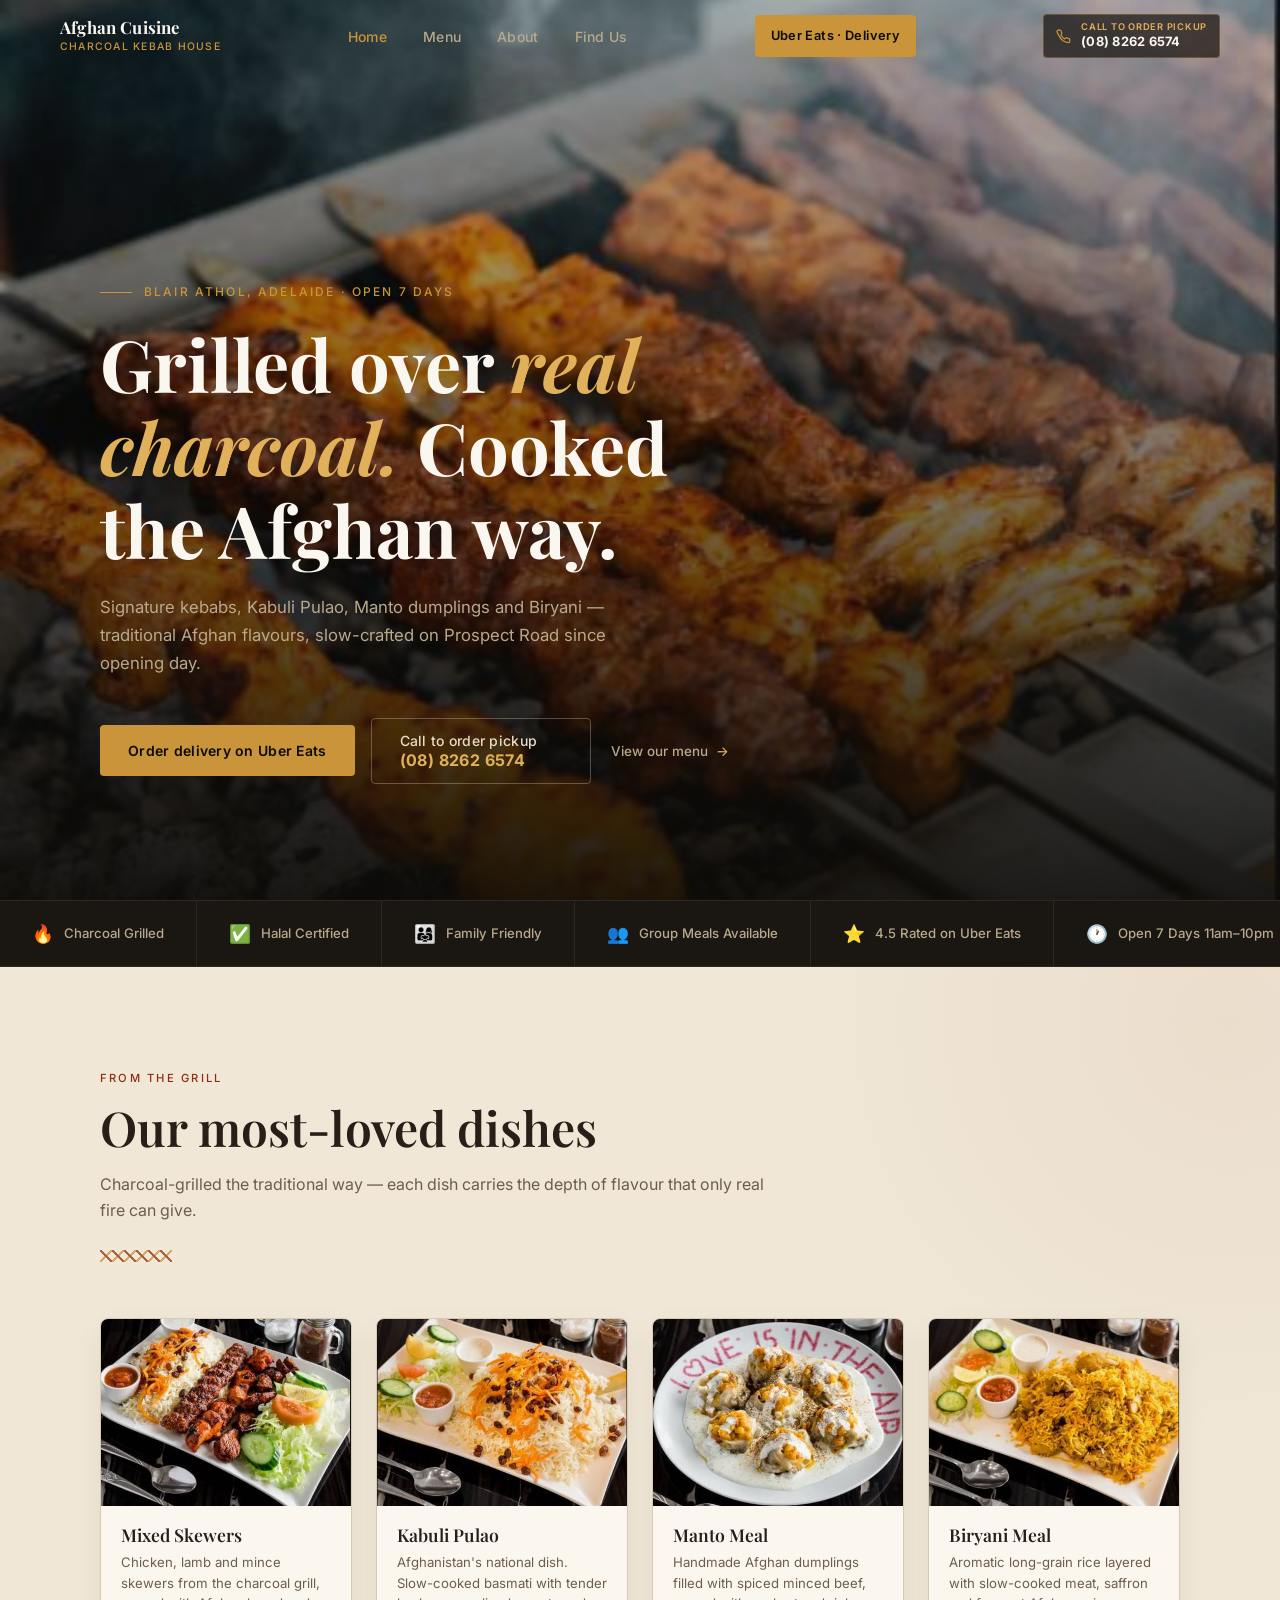
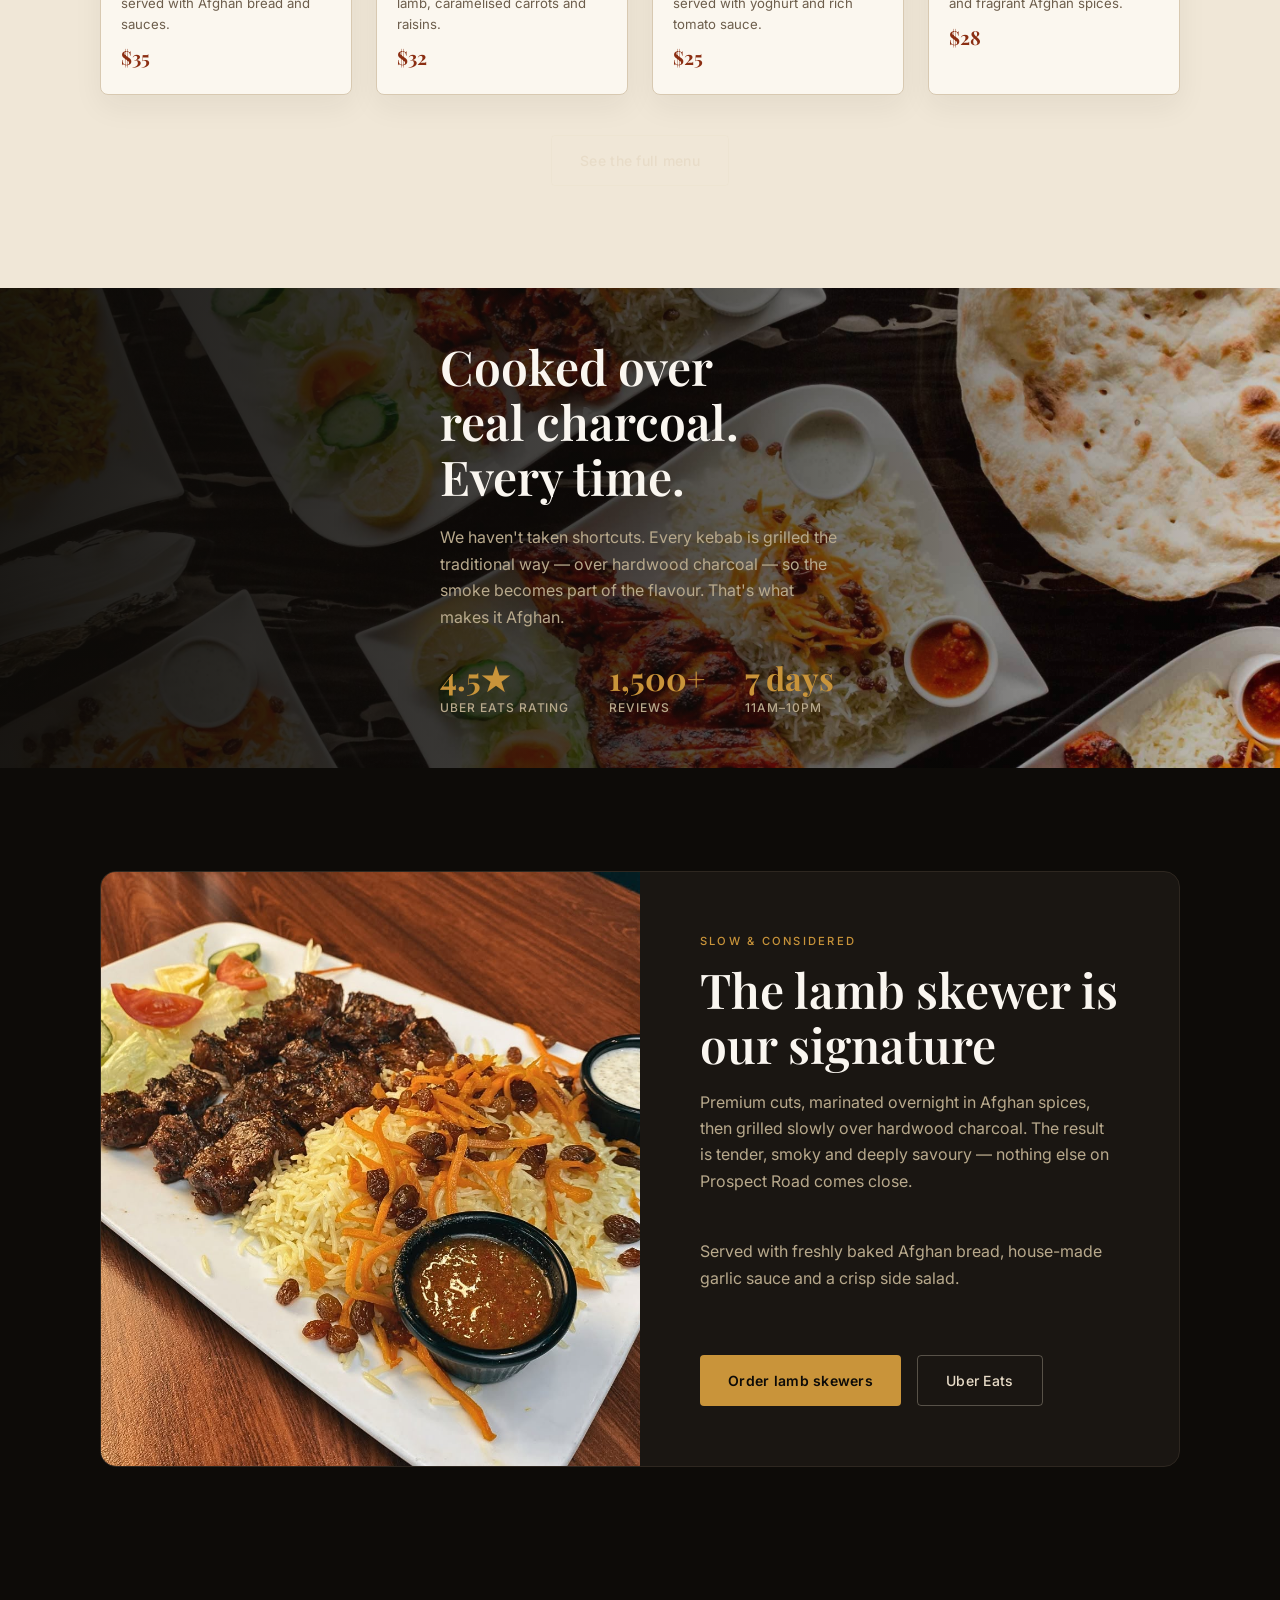
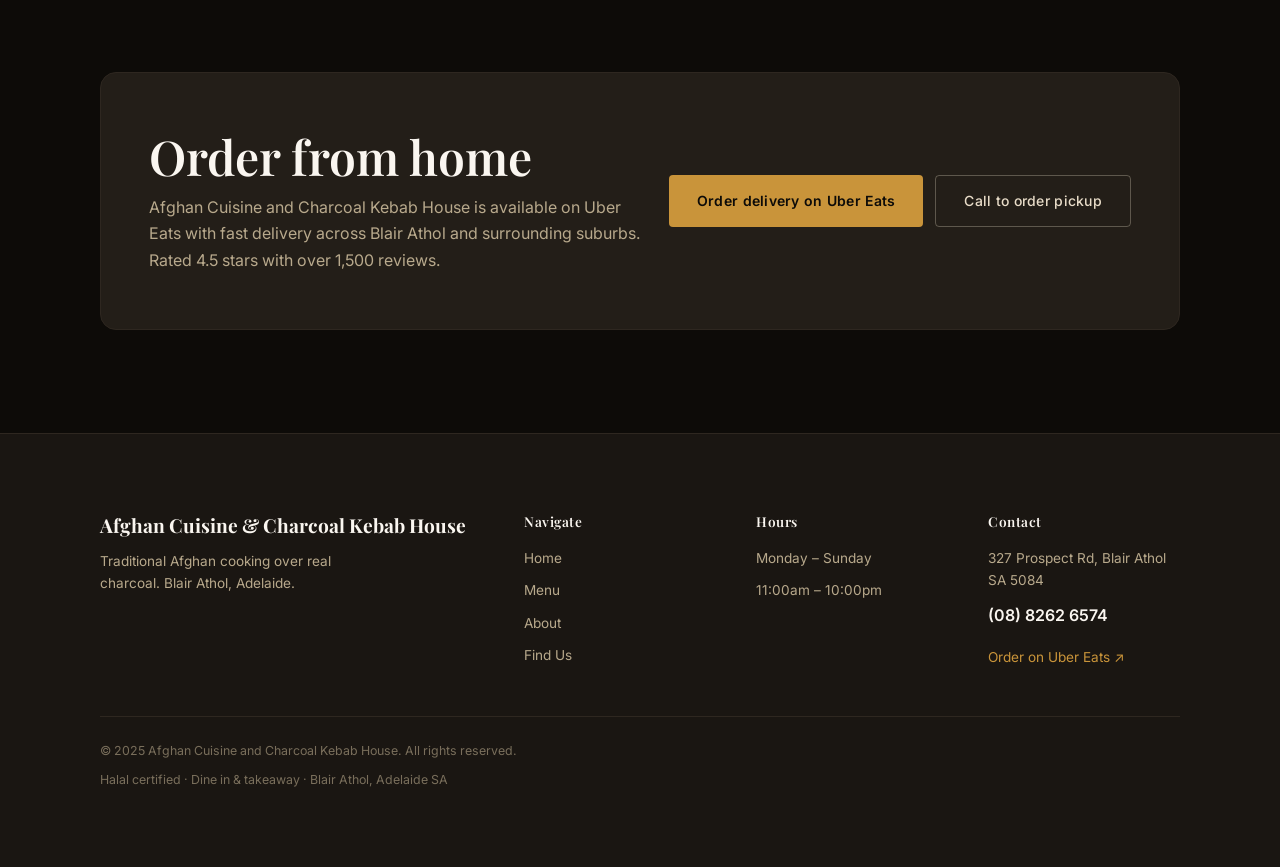
<file: index.html>
<!DOCTYPE html>
<html lang="en">
<head>
  <meta charset="UTF-8">
  <meta name="viewport" content="width=device-width, initial-scale=1, viewport-fit=cover">
  <title>Afghan Cuisine & Charcoal Kebab House | Blair Athol, Adelaide SA</title>
  <meta name="description" content="Authentic Afghan charcoal-grilled kebabs, Kabuli Pulao, Manto dumplings and Biryani in Blair Athol, Adelaide. Dine in, takeaway and Uber Eats. Open 7 days, 11am–10pm.">
  <link rel="canonical" href="https://afghan-cuisine-charcoal-kebab-house-prospect-rd.pages.dev/">

  <!-- Open Graph -->
  <meta property="og:type" content="website">
  <meta property="og:site_name" content="Afghan Cuisine &amp; Charcoal Kebab House">
  <meta property="og:url" content="https://afghan-cuisine-charcoal-kebab-house-prospect-rd.pages.dev/">
  <meta property="og:title" content="Afghan Cuisine & Charcoal Kebab House | Blair Athol, Adelaide">
  <meta property="og:description" content="Authentic charcoal-grilled Afghan kebabs, Kabuli Pulao, Manto dumplings and Biryani. Rated 4.5★ on Uber Eats. Open 7 days.">
  <meta property="og:image" content="https://afghan-cuisine-charcoal-kebab-house-prospect-rd.pages.dev/assets/images/hero1.jpeg">

  <!-- WebSite structured data -->
  <script type="application/ld+json">
  {
    "@context": "https://schema.org",
    "@type": "WebSite",
    "name": "Afghan Cuisine & Charcoal Kebab House",
    "url": "https://afghan-cuisine-charcoal-kebab-house-prospect-rd.pages.dev/"
  }
  </script>

  <!-- JSON-LD Structured Data -->
  <script type="application/ld+json">
  {
    "@context": "https://schema.org",
    "@type": "Restaurant",
    "@id": "https://afghan-cuisine-charcoal-kebab-house-prospect-rd.pages.dev/#restaurant",
    "name": "Afghan Cuisine and Charcoal Kebab House",
    "address": {
      "@type": "PostalAddress",
      "streetAddress": "327 Prospect Rd",
      "addressLocality": "Blair Athol",
      "addressRegion": "SA",
      "postalCode": "5084",
      "addressCountry": "AU"
    },
    "geo": {
      "@type": "GeoCoordinates",
      "latitude": -34.8656431,
      "longitude": 138.5927746
    },
    "telephone": "+61882626574",
    "url": "https://afghan-cuisine-charcoal-kebab-house-prospect-rd.pages.dev/",
    "servesCuisine": "Afghan",
    "priceRange": "$$",
    "openingHoursSpecification": [
      {
        "@type": "OpeningHoursSpecification",
        "dayOfWeek": ["Monday","Tuesday","Wednesday","Thursday","Friday","Saturday","Sunday"],
        "opens": "11:00",
        "closes": "22:00"
      }
    ],
    "menu": "https://afghan-cuisine-charcoal-kebab-house-prospect-rd.pages.dev/menu.html",
    "hasMenu": "https://afghan-cuisine-charcoal-kebab-house-prospect-rd.pages.dev/menu.html",
    "sameAs": ["https://www.ubereats.com/au/store/afghan-cuisine-and-charcoal-kebab-house/RWX0s6DjTACkVv3nphXjUA"]
  }
  </script>

  <!-- Google tag (gtag.js) -->
  <script async src="https://www.googletagmanager.com/gtag/js?id=G-53LRJNML03"></script>
  <script>
    window.dataLayer = window.dataLayer || [];
    function gtag(){dataLayer.push(arguments);}
    gtag('js', new Date());
    gtag('config', 'G-53LRJNML03');
  </script>
  <link rel="stylesheet" href="assets/css/style.css">
  <link rel="icon" href="data:image/svg+xml,<svg xmlns='http://www.w3.org/2000/svg' viewBox='0 0 100 100'><text y='.9em' font-size='90'>🔥</text></svg>">
</head>
<body>

  <!-- Navigation -->
  <nav class="nav" role="navigation" aria-label="Main navigation">
    <a href="index.html" class="nav-logo" aria-label="Afghan Cuisine and Charcoal Kebab House — home">
      <span class="nav-logo-name">Afghan Cuisine</span>
      <span class="nav-logo-tag">Charcoal Kebab House</span>
    </a>
    <ul class="nav-links">
      <li><a href="index.html">Home</a></li>
      <li><a href="menu.html">Menu</a></li>
      <li><a href="about.html">About</a></li>
      <li><a href="contact.html">Find Us</a></li>
    </ul>
    <a href="https://www.ubereats.com/au/store/afghan-cuisine-and-charcoal-kebab-house/RWX0s6DjTACkVv3nphXjUA"
       target="_blank" rel="noopener noreferrer"
       class="nav-order-btn">Uber Eats · Delivery</a>
    <a href="tel:+61882626574" class="nav-phone" aria-label="Call to order pickup, (08) 8262 6574">
      <svg width="15" height="15" viewBox="0 0 24 24" fill="none" stroke="currentColor" stroke-width="2" stroke-linecap="round" stroke-linejoin="round"><path d="M22 16.92v3a2 2 0 0 1-2.18 2 19.79 19.79 0 0 1-8.63-3.07A19.5 19.5 0 0 1 4.69 10.5 19.79 19.79 0 0 1 1.58 4a2 2 0 0 1 1.82-2.18h3a2 2 0 0 1 2 1.72 12.84 12.84 0 0 0 .7 2.81 2 2 0 0 1-.45 2.11L7.91 9.91a16 16 0 0 0 6 6l1.27-1.27a2 2 0 0 1 2.11-.45 12.84 12.84 0 0 0 2.81.7A2 2 0 0 1 22 16.92z"/></svg>
      <span class="nav-phone-copy">
        <span class="nav-phone-label">Call to order pickup</span>
        <span class="nav-phone-number">(08) 8262 6574</span>
      </span>
    </a>
    <button class="nav-hamburger" aria-label="Open menu" aria-expanded="false">
      <span></span><span></span><span></span>
    </button>
  </nav>

  <!-- Mobile Menu -->
  <div class="nav-mobile" role="dialog" aria-label="Mobile navigation">
    <a href="index.html">Home</a>
    <a href="menu.html">Menu</a>
    <a href="about.html">About</a>
    <a href="contact.html">Find Us</a>
    <a href="https://www.ubereats.com/au/store/afghan-cuisine-and-charcoal-kebab-house/RWX0s6DjTACkVv3nphXjUA"
       target="_blank" rel="noopener noreferrer"
       class="mobile-order-btn">Order on Uber Eats</a>
  </div>

  <main>

  <!-- Hero -->
    <section class="hero" aria-label="Welcome to Afghan Cuisine and Charcoal Kebab House">
      <div class="hero-bg" role="img" aria-label="Overhead spread of Afghan dishes including kebabs, Kabuli Pulao and bread"></div>
      <div class="hero-overlay"></div>
      <div class="hero-content container">
        <p class="hero-eyebrow">Blair Athol, Adelaide · Open 7 Days</p>
        <h1>Grilled over <em>real charcoal.</em> Cooked the Afghan way.</h1>
        <p class="hero-sub">Signature kebabs, Kabuli Pulao, Manto dumplings and Biryani — traditional Afghan flavours, slow-crafted on Prospect Road since opening day.</p>
        <div class="hero-actions">
          <a href="https://www.ubereats.com/au/store/afghan-cuisine-and-charcoal-kebab-house/RWX0s6DjTACkVv3nphXjUA"
             target="_blank" rel="noopener noreferrer"
             class="btn-primary">Order delivery on Uber Eats</a>
          <a href="tel:+61882626574" class="btn-ghost btn-pickup" aria-label="Call to order pickup, (08) 8262 6574">
            <span>Call to order pickup</span>
            <strong>(08) 8262 6574</strong>
          </a>
          <a href="menu.html" class="hero-menu-link">View our menu <span aria-hidden="true">→</span></a>
        </div>
      </div>
    </section>

    <!-- Highlights Strip -->
    <div class="highlights" aria-label="Restaurant highlights">
      <div class="highlights-inner">
        <div class="highlight-item"><span class="emoji">🔥</span> Charcoal Grilled</div>
        <div class="highlight-item"><span class="emoji">✅</span> Halal Certified</div>
        <div class="highlight-item"><span class="emoji">👨‍👩‍👧</span> Family Friendly</div>
        <div class="highlight-item"><span class="emoji">👥</span> Group Meals Available</div>
        <div class="highlight-item"><span class="emoji">⭐</span> 4.5 Rated on Uber Eats</div>
        <div class="highlight-item"><span class="emoji">🕐</span> Open 7 Days 11am–10pm</div>
      </div>
    </div>

    <!-- Featured Dishes -->
    <section class="section section-warm" aria-labelledby="featured-heading">
      <div class="container">
        <div class="section-header">
          <span class="eyebrow">From the grill</span>
          <h2 id="featured-heading">Our most-loved dishes</h2>
          <p>Charcoal-grilled the traditional way — each dish carries the depth of flavour that only real fire can give.</p>
          <span class="heritage-motif" aria-hidden="true"></span>
        </div>
        <div class="featured-grid">

          <article class="dish-card">
            <div class="dish-card-img">
              <img src="assets/images/menu/mixed-skewers.jpg"
                   alt="Mixed skewers of chicken, lamb and mince charcoal-grilled at Afghan Cuisine"
                   loading="lazy"
                   onerror="handleImgError(this)">
            </div>
            <div class="dish-card-body">
              <p class="dish-card-name">Mixed Skewers</p>
              <p class="dish-card-desc">Chicken, lamb and mince skewers from the charcoal grill, served with Afghan bread and sauces.</p>
              <p class="dish-card-price">$35</p>
            </div>
          </article>

          <article class="dish-card">
            <div class="dish-card-img">
              <img src="assets/images/menu/kabuli-pulao.jpg"
                   alt="Kabuli Pulao — Afghanistan's national dish with slow-cooked lamb and basmati rice"
                   loading="lazy"
                   onerror="handleImgError(this)">
            </div>
            <div class="dish-card-body">
              <p class="dish-card-name">Kabuli Pulao</p>
              <p class="dish-card-desc">Afghanistan's national dish. Slow-cooked basmati with tender lamb, caramelised carrots and raisins.</p>
              <p class="dish-card-price">$32</p>
            </div>
          </article>

          <article class="dish-card">
            <div class="dish-card-img">
              <img src="assets/images/menu/manto.jpg"
                   alt="Manto dumplings served with yoghurt and tomato sauce"
                   loading="lazy"
                   onerror="handleImgError(this)">
            </div>
            <div class="dish-card-body">
              <p class="dish-card-name">Manto Meal</p>
              <p class="dish-card-desc">Handmade Afghan dumplings filled with spiced minced beef, served with yoghurt and rich tomato sauce.</p>
              <p class="dish-card-price">$25</p>
            </div>
          </article>

          <article class="dish-card">
            <div class="dish-card-img">
              <img src="assets/images/menu/biryani.jpg"
                   alt="Afghan Biryani with saffron rice and slow-cooked meat"
                   loading="lazy"
                   onerror="handleImgError(this)">
            </div>
            <div class="dish-card-body">
              <p class="dish-card-name">Biryani Meal</p>
              <p class="dish-card-desc">Aromatic long-grain rice layered with slow-cooked meat, saffron and fragrant Afghan spices.</p>
              <p class="dish-card-price">$28</p>
            </div>
          </article>

        </div>

        <div style="margin-top: 40px; display: flex; justify-content: center;">
          <a href="menu.html" class="btn-ghost">See the full menu</a>
        </div>
      </div>
    </section>

    <!-- How We Cook — Charcoal Section -->
    <section class="charcoal-section" aria-labelledby="charcoal-heading">
      <div class="charcoal-bg" role="img" aria-label="Lamb and chicken skewers cooking over a glowing charcoal grill"></div>
      <div class="charcoal-overlay"></div>
      <div class="charcoal-content container">
        <h2 id="charcoal-heading">Cooked over<br>real charcoal.<br>Every time.</h2>
        <p>We haven't taken shortcuts. Every kebab is grilled the traditional way — over hardwood charcoal — so the smoke becomes part of the flavour. That's what makes it Afghan.</p>
        <div class="charcoal-stats">
          <div class="stat">
            <span class="stat-number">4.5★</span>
            <span class="stat-label">Uber Eats rating</span>
          </div>
          <div class="stat">
            <span class="stat-number">1,500+</span>
            <span class="stat-label">reviews</span>
          </div>
          <div class="stat">
            <span class="stat-number">7 days</span>
            <span class="stat-label">11am–10pm</span>
          </div>
        </div>
      </div>
    </section>

    <!-- Lamb Feature -->
    <section class="section" aria-labelledby="lamb-heading">
      <div class="container">
        <div class="lamb-split">
          <div class="lamb-split-img">
            <img src="assets/images/lamb-plate.jpg"
                 alt="Charcoal-grilled lamb served with fragrant rice and fresh salad at Afghan Cuisine Blair Athol"
                 loading="lazy"
                 onerror="handleImgError(this)">
          </div>
          <div class="lamb-split-text">
            <span class="eyebrow" style="font-size:0.7rem; letter-spacing:0.2em; color:var(--gold); text-transform:uppercase; font-weight:500; margin-bottom:12px; display:block;">Slow &amp; considered</span>
            <h2 id="lamb-heading">The lamb skewer is our signature</h2>
            <p>Premium cuts, marinated overnight in Afghan spices, then grilled slowly over hardwood charcoal. The result is tender, smoky and deeply savoury — nothing else on Prospect Road comes close.</p>
            <p style="margin-top: 12px;">Served with freshly baked Afghan bread, house-made garlic sauce and a crisp side salad.</p>
            <div style="margin-top: 32px; display: flex; gap: 16px; flex-wrap: wrap;">
              <a href="menu.html" class="btn-primary">Order lamb skewers</a>
              <a href="https://www.ubereats.com/au/store/afghan-cuisine-and-charcoal-kebab-house/RWX0s6DjTACkVv3nphXjUA"
                 target="_blank" rel="noopener noreferrer"
                 class="btn-ghost">Uber Eats</a>
            </div>
          </div>
        </div>
      </div>
    </section>

    <!-- Uber Eats CTA -->
    <section class="section" aria-label="Order online">
      <div class="container">
        <div class="uber-banner">
          <div class="uber-banner-text">
            <h2>Order from home</h2>
            <p>Afghan Cuisine and Charcoal Kebab House is available on Uber Eats with fast delivery across Blair Athol and surrounding suburbs. Rated 4.5 stars with over 1,500 reviews.</p>
          </div>
          <div class="order-choice-group">
            <a href="https://www.ubereats.com/au/store/afghan-cuisine-and-charcoal-kebab-house/RWX0s6DjTACkVv3nphXjUA"
               target="_blank" rel="noopener noreferrer"
               class="btn-primary">Order delivery on Uber Eats</a>
            <a href="tel:+61882626574" class="btn-ghost btn-pickup" aria-label="Call to order pickup, (08) 8262 6574">
              Call to order pickup
            </a>
          </div>
        </div>
      </div>
    </section>

  </main>

  <!-- Footer -->
  <footer class="footer">
    <div class="container">
      <div class="footer-grid">
        <div>
          <p class="footer-brand-name">Afghan Cuisine &amp; Charcoal Kebab House</p>
          <p class="footer-brand-desc">Traditional Afghan cooking over real charcoal. Blair Athol, Adelaide.</p>
        </div>
        <div>
          <p class="footer-heading">Navigate</p>
          <ul class="footer-list">
            <li><a href="index.html">Home</a></li>
            <li><a href="menu.html">Menu</a></li>
            <li><a href="about.html">About</a></li>
            <li><a href="contact.html">Find Us</a></li>
          </ul>
        </div>
        <div>
          <p class="footer-heading">Hours</p>
          <ul class="footer-list">
            <li>Monday – Sunday</li>
            <li>11:00am – 10:00pm</li>
          </ul>
        </div>
        <div>
          <p class="footer-heading">Contact</p>
          <ul class="footer-list">
            <li>327 Prospect Rd, Blair Athol SA 5084</li>
            <li><a href="tel:+61882626574">(08) 8262 6574</a></li>
            <li style="margin-top: 8px;"><a href="https://www.ubereats.com/au/store/afghan-cuisine-and-charcoal-kebab-house/RWX0s6DjTACkVv3nphXjUA" target="_blank" rel="noopener noreferrer" style="color: var(--gold);">Order on Uber Eats ↗</a></li>
          </ul>
        </div>
      </div>
      <div class="footer-bottom">
        <p>© 2025 Afghan Cuisine and Charcoal Kebab House. All rights reserved.</p>
        <p>Halal certified · Dine in &amp; takeaway · Blair Athol, Adelaide SA</p>
      </div>
    </div>
  </footer>

  <script src="assets/js/main.js"></script>
</body>
</html>
</file>
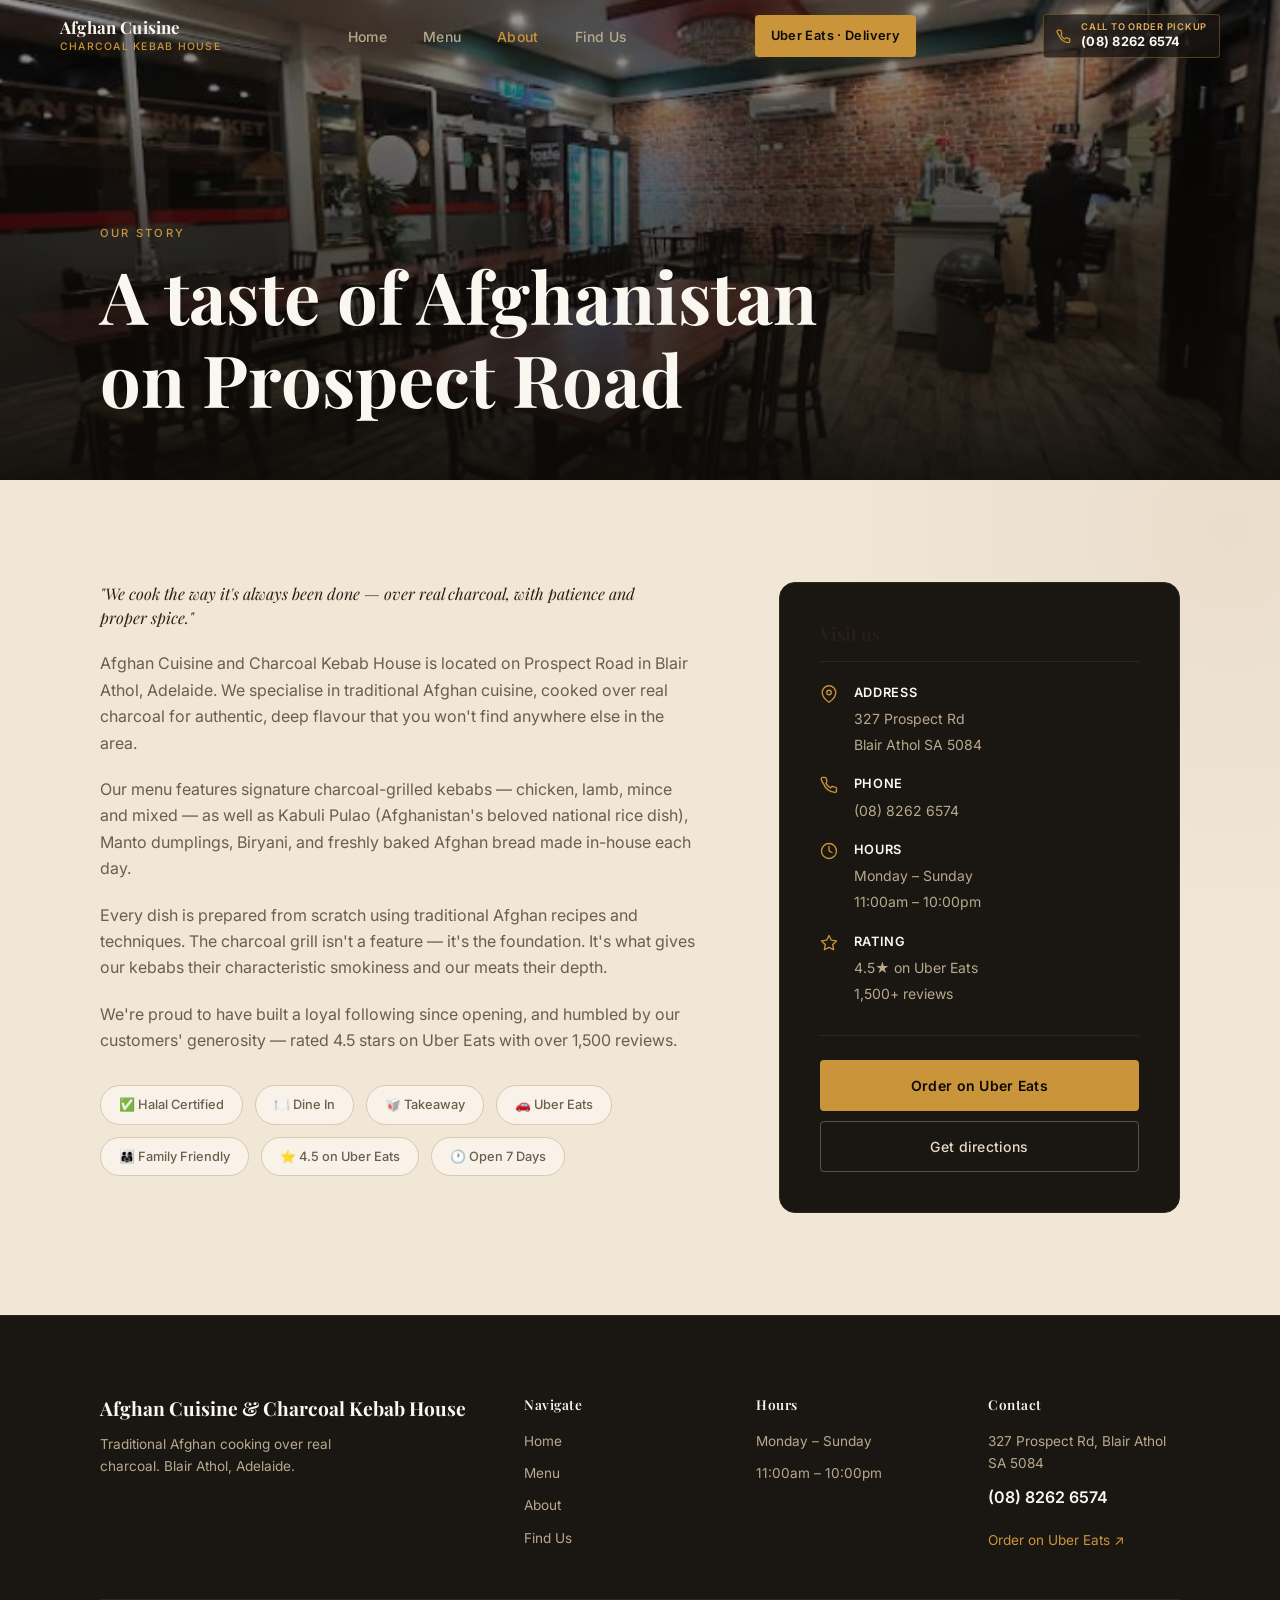
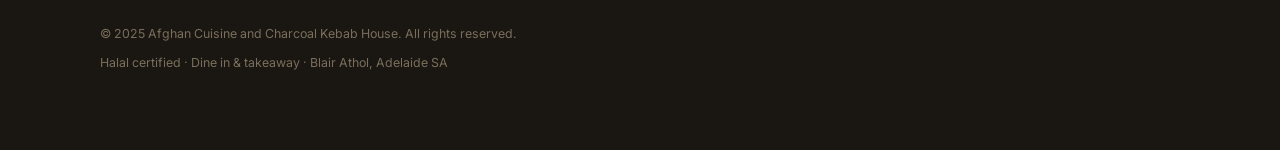
<file: about.html>
<!DOCTYPE html>
<html lang="en">
<head>
  <meta charset="UTF-8">
  <meta name="viewport" content="width=device-width, initial-scale=1, viewport-fit=cover">
  <title>About Us | Afghan Cuisine & Charcoal Kebab House — Blair Athol, Adelaide</title>
  <meta name="description" content="Learn about Afghan Cuisine and Charcoal Kebab House in Blair Athol, Adelaide. Traditional Afghan food cooked over real charcoal. Halal, dine in and takeaway. 4.5★ on Uber Eats.">
  <link rel="canonical" href="https://afghan-cuisine-charcoal-kebab-house-prospect-rd.pages.dev/about.html">

  <!-- Open Graph -->
  <meta property="og:type" content="website">
  <meta property="og:site_name" content="Afghan Cuisine &amp; Charcoal Kebab House">
  <meta property="og:url" content="https://afghan-cuisine-charcoal-kebab-house-prospect-rd.pages.dev/about.html">
  <meta property="og:title" content="About — Afghan Cuisine & Charcoal Kebab House">
  <meta property="og:description" content="Traditional Afghan cuisine cooked over real charcoal in Blair Athol, Adelaide. Halal certified, dine in and takeaway. Rated 4.5★ on Uber Eats.">
  <meta property="og:image" content="https://afghan-cuisine-charcoal-kebab-house-prospect-rd.pages.dev/assets/images/restaurant-interior.jpg">

  <!-- JSON-LD -->
  <script type="application/ld+json">
  {
    "@context": "https://schema.org",
    "@type": "Restaurant",
    "@id": "https://afghan-cuisine-charcoal-kebab-house-prospect-rd.pages.dev/#restaurant",
    "name": "Afghan Cuisine and Charcoal Kebab House",
    "address": {
      "@type": "PostalAddress",
      "streetAddress": "327 Prospect Rd",
      "addressLocality": "Blair Athol",
      "addressRegion": "SA",
      "postalCode": "5084",
      "addressCountry": "AU"
    },
    "geo": {
      "@type": "GeoCoordinates",
      "latitude": -34.8656431,
      "longitude": 138.5927746
    },
    "telephone": "+61882626574",
    "url": "https://afghan-cuisine-charcoal-kebab-house-prospect-rd.pages.dev/",
    "servesCuisine": "Afghan",
    "priceRange": "$$",
    "openingHoursSpecification": [
      {
        "@type": "OpeningHoursSpecification",
        "dayOfWeek": ["Monday","Tuesday","Wednesday","Thursday","Friday","Saturday","Sunday"],
        "opens": "11:00",
        "closes": "22:00"
      }
    ],
    "menu": "https://afghan-cuisine-charcoal-kebab-house-prospect-rd.pages.dev/menu.html",
    "sameAs": ["https://www.ubereats.com/au/store/afghan-cuisine-and-charcoal-kebab-house/RWX0s6DjTACkVv3nphXjUA"]
  }
  </script>

  <!-- Google tag (gtag.js) -->
  <script async src="https://www.googletagmanager.com/gtag/js?id=G-53LRJNML03"></script>
  <script>
    window.dataLayer = window.dataLayer || [];
    function gtag(){dataLayer.push(arguments);}
    gtag('js', new Date());
    gtag('config', 'G-53LRJNML03');
  </script>
  <link rel="stylesheet" href="assets/css/style.css">
  <link rel="icon" href="data:image/svg+xml,<svg xmlns='http://www.w3.org/2000/svg' viewBox='0 0 100 100'><text y='.9em' font-size='90'>🔥</text></svg>">
</head>
<body>

  <!-- Navigation -->
  <nav class="nav scrolled" role="navigation" aria-label="Main navigation">
    <a href="index.html" class="nav-logo">
      <span class="nav-logo-name">Afghan Cuisine</span>
      <span class="nav-logo-tag">Charcoal Kebab House</span>
    </a>
    <ul class="nav-links">
      <li><a href="index.html">Home</a></li>
      <li><a href="menu.html">Menu</a></li>
      <li><a href="about.html">About</a></li>
      <li><a href="contact.html">Find Us</a></li>
    </ul>
    <a href="https://www.ubereats.com/au/store/afghan-cuisine-and-charcoal-kebab-house/RWX0s6DjTACkVv3nphXjUA"
       target="_blank" rel="noopener noreferrer"
       class="nav-order-btn">Uber Eats · Delivery</a>
    <a href="tel:+61882626574" class="nav-phone" aria-label="Call to order pickup, (08) 8262 6574">
      <svg width="15" height="15" viewBox="0 0 24 24" fill="none" stroke="currentColor" stroke-width="2" stroke-linecap="round" stroke-linejoin="round"><path d="M22 16.92v3a2 2 0 0 1-2.18 2 19.79 19.79 0 0 1-8.63-3.07A19.5 19.5 0 0 1 4.69 10.5 19.79 19.79 0 0 1 1.58 4a2 2 0 0 1 1.82-2.18h3a2 2 0 0 1 2 1.72 12.84 12.84 0 0 0 .7 2.81 2 2 0 0 1-.45 2.11L7.91 9.91a16 16 0 0 0 6 6l1.27-1.27a2 2 0 0 1 2.11-.45 12.84 12.84 0 0 0 2.81.7A2 2 0 0 1 22 16.92z"/></svg>
      <span class="nav-phone-copy">
        <span class="nav-phone-label">Call to order pickup</span>
        <span class="nav-phone-number">(08) 8262 6574</span>
      </span>
    </a>
    <button class="nav-hamburger" aria-label="Open menu" aria-expanded="false">
      <span></span><span></span><span></span>
    </button>
  </nav>

  <!-- Mobile Menu -->
  <div class="nav-mobile" role="dialog" aria-label="Mobile navigation">
    <a href="index.html">Home</a>
    <a href="menu.html">Menu</a>
    <a href="about.html">About</a>
    <a href="contact.html">Find Us</a>
    <a href="https://www.ubereats.com/au/store/afghan-cuisine-and-charcoal-kebab-house/RWX0s6DjTACkVv3nphXjUA"
       target="_blank" rel="noopener noreferrer"
       class="mobile-order-btn">Order on Uber Eats</a>
  </div>

  <main>

    <!-- About Hero -->
    <section class="about-hero" aria-label="Restaurant interior">
      <div class="about-hero-bg" role="img" aria-label="The welcoming dining room interior of Afghan Cuisine and Charcoal Kebab House in Blair Athol"></div>
      <div class="about-hero-overlay"></div>
      <div class="container about-hero-content">
        <span style="font-size:0.7rem; letter-spacing:0.2em; color:var(--gold); text-transform:uppercase; font-weight:500; margin-bottom:12px; display:block;">Our story</span>
        <h1>A taste of Afghanistan<br>on Prospect Road</h1>
      </div>
    </section>

    <!-- About Content -->
    <section class="section section-warm">
      <div class="container">
        <div class="about-content">
          <div class="about-body">
            <p class="about-lead">"We cook the way it's always been done — over real charcoal, with patience and proper spice."</p>

            <p>Afghan Cuisine and Charcoal Kebab House is located on Prospect Road in Blair Athol, Adelaide. We specialise in traditional Afghan cuisine, cooked over real charcoal for authentic, deep flavour that you won't find anywhere else in the area.</p>

            <p>Our menu features signature charcoal-grilled kebabs — chicken, lamb, mince and mixed — as well as Kabuli Pulao (Afghanistan's beloved national rice dish), Manto dumplings, Biryani, and freshly baked Afghan bread made in-house each day.</p>

            <p>Every dish is prepared from scratch using traditional Afghan recipes and techniques. The charcoal grill isn't a feature — it's the foundation. It's what gives our kebabs their characteristic smokiness and our meats their depth.</p>

            <p>We're proud to have built a loyal following since opening, and humbled by our customers' generosity — rated 4.5 stars on Uber Eats with over 1,500 reviews.</p>

            <div class="about-badges">
              <span class="badge">✅ Halal Certified</span>
              <span class="badge">🍽️ Dine In</span>
              <span class="badge">🥡 Takeaway</span>
              <span class="badge">🚗 Uber Eats</span>
              <span class="badge">👨‍👩‍👧 Family Friendly</span>
              <span class="badge">⭐ 4.5 on Uber Eats</span>
              <span class="badge">🕐 Open 7 Days</span>
            </div>
          </div>

          <aside class="about-sidebar" aria-label="Restaurant details">
            <h3>Visit us</h3>
            <div class="about-detail">

              <div class="about-detail-item">
                <div class="about-detail-icon" aria-hidden="true">
                  <svg width="18" height="18" viewBox="0 0 24 24" fill="none" stroke="currentColor" stroke-width="1.8" stroke-linecap="round" stroke-linejoin="round">
                    <path d="M21 10c0 7-9 13-9 13s-9-6-9-13a9 9 0 0 1 18 0z"/>
                    <circle cx="12" cy="10" r="3"/>
                  </svg>
                </div>
                <div class="about-detail-text">
                  <strong>Address</strong>
                  <span>327 Prospect Rd<br>Blair Athol SA 5084</span>
                </div>
              </div>

              <div class="about-detail-item">
                <div class="about-detail-icon" aria-hidden="true">
                  <svg width="18" height="18" viewBox="0 0 24 24" fill="none" stroke="currentColor" stroke-width="1.8" stroke-linecap="round" stroke-linejoin="round">
                    <path d="M22 16.92v3a2 2 0 0 1-2.18 2 19.79 19.79 0 0 1-8.63-3.07A19.5 19.5 0 0 1 4.69 10.5 19.79 19.79 0 0 1 1.58 4a2 2 0 0 1 1.82-2.18h3a2 2 0 0 1 2 1.72 12.84 12.84 0 0 0 .7 2.81 2 2 0 0 1-.45 2.11L7.91 9.91a16 16 0 0 0 6 6l1.27-1.27a2 2 0 0 1 2.11-.45 12.84 12.84 0 0 0 2.81.7A2 2 0 0 1 22 16.92z"/>
                  </svg>
                </div>
                <div class="about-detail-text">
                  <strong>Phone</strong>
                  <a href="tel:+61882626574"><span>(08) 8262 6574</span></a>
                </div>
              </div>

              <div class="about-detail-item">
                <div class="about-detail-icon" aria-hidden="true">
                  <svg width="18" height="18" viewBox="0 0 24 24" fill="none" stroke="currentColor" stroke-width="1.8" stroke-linecap="round" stroke-linejoin="round">
                    <circle cx="12" cy="12" r="10"/>
                    <polyline points="12 6 12 12 16 14"/>
                  </svg>
                </div>
                <div class="about-detail-text">
                  <strong>Hours</strong>
                  <span>Monday – Sunday<br>11:00am – 10:00pm</span>
                </div>
              </div>

              <div class="about-detail-item">
                <div class="about-detail-icon" aria-hidden="true">
                  <svg width="18" height="18" viewBox="0 0 24 24" fill="none" stroke="currentColor" stroke-width="1.8" stroke-linecap="round" stroke-linejoin="round">
                    <path d="M12 2l3.09 6.26L22 9.27l-5 4.87 1.18 6.88L12 17.77l-6.18 3.25L7 14.14 2 9.27l6.91-1.01L12 2z"/>
                  </svg>
                </div>
                <div class="about-detail-text">
                  <strong>Rating</strong>
                  <span>4.5★ on Uber Eats<br>1,500+ reviews</span>
                </div>
              </div>

            </div>

            <div style="margin-top: 28px; padding-top: 24px; border-top: 1px solid var(--border);">
              <a href="https://www.ubereats.com/au/store/afghan-cuisine-and-charcoal-kebab-house/RWX0s6DjTACkVv3nphXjUA"
                 target="_blank" rel="noopener noreferrer"
                 class="btn-primary" style="width: 100%; justify-content: center;">
                Order on Uber Eats
              </a>
              <a href="contact.html" class="btn-ghost" style="width: 100%; justify-content: center; margin-top: 10px;">
                Get directions
              </a>
            </div>
          </aside>
        </div>
      </div>
    </section>

  </main>

  <!-- Footer -->
  <footer class="footer">
    <div class="container">
      <div class="footer-grid">
        <div>
          <p class="footer-brand-name">Afghan Cuisine &amp; Charcoal Kebab House</p>
          <p class="footer-brand-desc">Traditional Afghan cooking over real charcoal. Blair Athol, Adelaide.</p>
        </div>
        <div>
          <p class="footer-heading">Navigate</p>
          <ul class="footer-list">
            <li><a href="index.html">Home</a></li>
            <li><a href="menu.html">Menu</a></li>
            <li><a href="about.html">About</a></li>
            <li><a href="contact.html">Find Us</a></li>
          </ul>
        </div>
        <div>
          <p class="footer-heading">Hours</p>
          <ul class="footer-list">
            <li>Monday – Sunday</li>
            <li>11:00am – 10:00pm</li>
          </ul>
        </div>
        <div>
          <p class="footer-heading">Contact</p>
          <ul class="footer-list">
            <li>327 Prospect Rd, Blair Athol SA 5084</li>
            <li><a href="tel:+61882626574">(08) 8262 6574</a></li>
            <li style="margin-top: 8px;"><a href="https://www.ubereats.com/au/store/afghan-cuisine-and-charcoal-kebab-house/RWX0s6DjTACkVv3nphXjUA" target="_blank" rel="noopener noreferrer" style="color: var(--gold);">Order on Uber Eats ↗</a></li>
          </ul>
        </div>
      </div>
      <div class="footer-bottom">
        <p>© 2025 Afghan Cuisine and Charcoal Kebab House. All rights reserved.</p>
        <p>Halal certified · Dine in &amp; takeaway · Blair Athol, Adelaide SA</p>
      </div>
    </div>
  </footer>

  <script src="assets/js/main.js"></script>
</body>
</html>
</file>
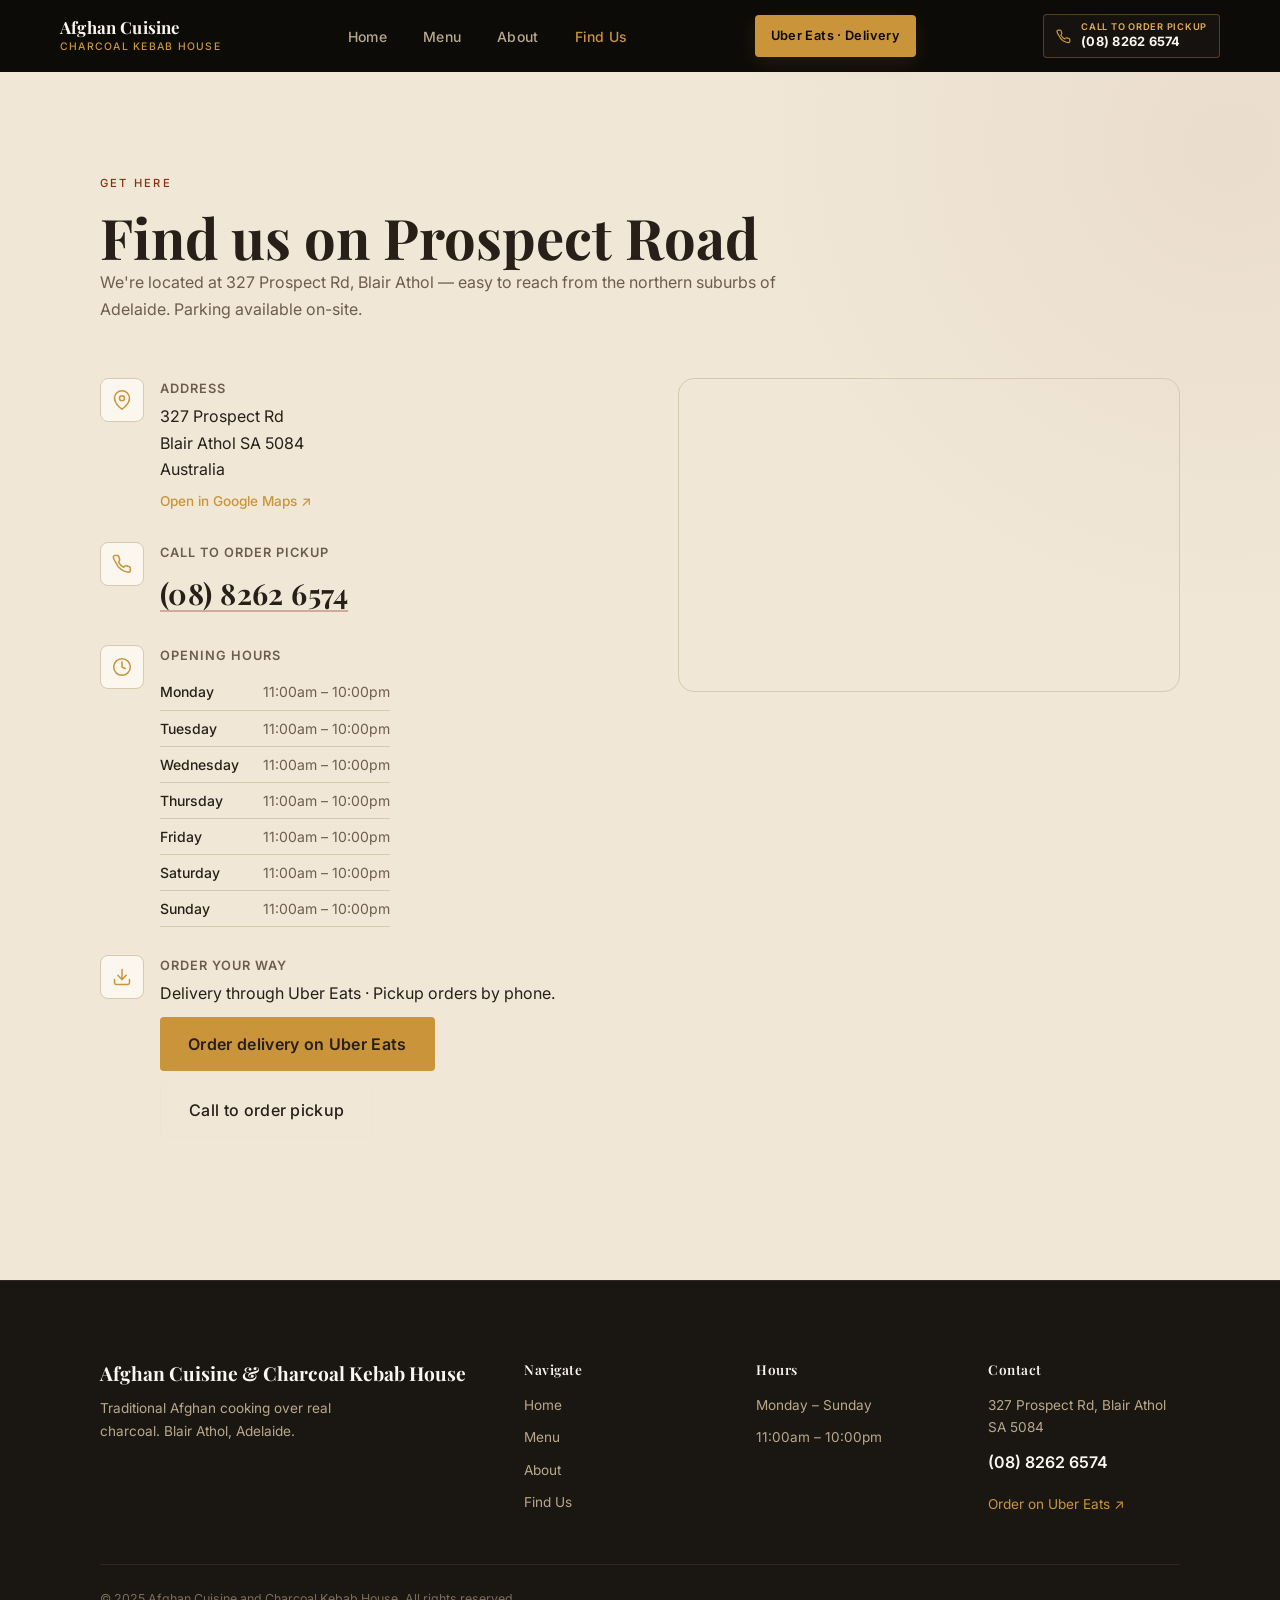
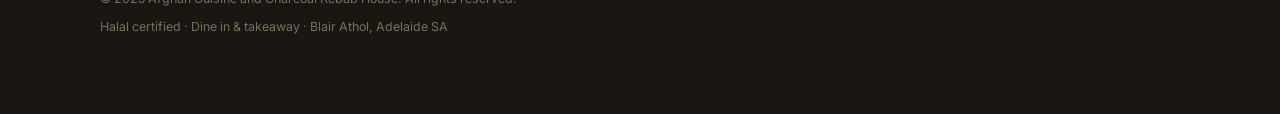
<file: contact.html>
<!DOCTYPE html>
<html lang="en">
<head>
  <meta charset="UTF-8">
  <meta name="viewport" content="width=device-width, initial-scale=1, viewport-fit=cover">
  <title>Find Us | Afghan Cuisine & Charcoal Kebab House — 327 Prospect Rd, Blair Athol SA</title>
  <meta name="description" content="Visit Afghan Cuisine and Charcoal Kebab House at 327 Prospect Rd, Blair Athol SA 5084. Call (08) 8262 6574. Open 7 days, 11am–10pm. Get directions and find us on Google Maps.">
  <link rel="canonical" href="https://afghan-cuisine-charcoal-kebab-house-prospect-rd.pages.dev/contact.html">

  <!-- Open Graph -->
  <meta property="og:type" content="website">
  <meta property="og:site_name" content="Afghan Cuisine &amp; Charcoal Kebab House">
  <meta property="og:url" content="https://afghan-cuisine-charcoal-kebab-house-prospect-rd.pages.dev/contact.html">
  <meta property="og:title" content="Find Us — Afghan Cuisine & Charcoal Kebab House">
  <meta property="og:description" content="327 Prospect Rd, Blair Athol SA 5084. Open 7 days, 11am–10pm. Call (08) 8262 6574.">
  <meta property="og:image" content="https://afghan-cuisine-charcoal-kebab-house-prospect-rd.pages.dev/assets/images/hero1.jpeg">

  <!-- JSON-LD -->
  <script type="application/ld+json">
  {
    "@context": "https://schema.org",
    "@type": "Restaurant",
    "@id": "https://afghan-cuisine-charcoal-kebab-house-prospect-rd.pages.dev/#restaurant",
    "name": "Afghan Cuisine and Charcoal Kebab House",
    "address": {
      "@type": "PostalAddress",
      "streetAddress": "327 Prospect Rd",
      "addressLocality": "Blair Athol",
      "addressRegion": "SA",
      "postalCode": "5084",
      "addressCountry": "AU"
    },
    "geo": {
      "@type": "GeoCoordinates",
      "latitude": -34.8656431,
      "longitude": 138.5927746
    },
    "telephone": "+61882626574",
    "url": "https://afghan-cuisine-charcoal-kebab-house-prospect-rd.pages.dev/",
    "servesCuisine": "Afghan",
    "priceRange": "$$",
    "openingHoursSpecification": [
      {
        "@type": "OpeningHoursSpecification",
        "dayOfWeek": ["Monday","Tuesday","Wednesday","Thursday","Friday","Saturday","Sunday"],
        "opens": "11:00",
        "closes": "22:00"
      }
    ],
    "menu": "https://afghan-cuisine-charcoal-kebab-house-prospect-rd.pages.dev/menu.html",
    "sameAs": ["https://www.ubereats.com/au/store/afghan-cuisine-and-charcoal-kebab-house/RWX0s6DjTACkVv3nphXjUA"]
  }
  </script>

  <!-- Google tag (gtag.js) -->
  <script async src="https://www.googletagmanager.com/gtag/js?id=G-53LRJNML03"></script>
  <script>
    window.dataLayer = window.dataLayer || [];
    function gtag(){dataLayer.push(arguments);}
    gtag('js', new Date());
    gtag('config', 'G-53LRJNML03');
  </script>
  <link rel="stylesheet" href="assets/css/style.css">
  <link rel="icon" href="data:image/svg+xml,<svg xmlns='http://www.w3.org/2000/svg' viewBox='0 0 100 100'><text y='.9em' font-size='90'>🔥</text></svg>">
</head>
<body>

  <!-- Navigation -->
  <nav class="nav scrolled" role="navigation" aria-label="Main navigation">
    <a href="index.html" class="nav-logo">
      <span class="nav-logo-name">Afghan Cuisine</span>
      <span class="nav-logo-tag">Charcoal Kebab House</span>
    </a>
    <ul class="nav-links">
      <li><a href="index.html">Home</a></li>
      <li><a href="menu.html">Menu</a></li>
      <li><a href="about.html">About</a></li>
      <li><a href="contact.html">Find Us</a></li>
    </ul>
    <a href="https://www.ubereats.com/au/store/afghan-cuisine-and-charcoal-kebab-house/RWX0s6DjTACkVv3nphXjUA"
       target="_blank" rel="noopener noreferrer"
       class="nav-order-btn">Uber Eats · Delivery</a>
    <a href="tel:+61882626574" class="nav-phone" aria-label="Call to order pickup, (08) 8262 6574">
      <svg width="15" height="15" viewBox="0 0 24 24" fill="none" stroke="currentColor" stroke-width="2" stroke-linecap="round" stroke-linejoin="round"><path d="M22 16.92v3a2 2 0 0 1-2.18 2 19.79 19.79 0 0 1-8.63-3.07A19.5 19.5 0 0 1 4.69 10.5 19.79 19.79 0 0 1 1.58 4a2 2 0 0 1 1.82-2.18h3a2 2 0 0 1 2 1.72 12.84 12.84 0 0 0 .7 2.81 2 2 0 0 1-.45 2.11L7.91 9.91a16 16 0 0 0 6 6l1.27-1.27a2 2 0 0 1 2.11-.45 12.84 12.84 0 0 0 2.81.7A2 2 0 0 1 22 16.92z"/></svg>
      <span class="nav-phone-copy">
        <span class="nav-phone-label">Call to order pickup</span>
        <span class="nav-phone-number">(08) 8262 6574</span>
      </span>
    </a>
    <button class="nav-hamburger" aria-label="Open menu" aria-expanded="false">
      <span></span><span></span><span></span>
    </button>
  </nav>

  <!-- Mobile Menu -->
  <div class="nav-mobile" role="dialog" aria-label="Mobile navigation">
    <a href="index.html">Home</a>
    <a href="menu.html">Menu</a>
    <a href="about.html">About</a>
    <a href="contact.html">Find Us</a>
    <a href="https://www.ubereats.com/au/store/afghan-cuisine-and-charcoal-kebab-house/RWX0s6DjTACkVv3nphXjUA"
       target="_blank" rel="noopener noreferrer"
       class="mobile-order-btn">Order on Uber Eats</a>
  </div>

  <main>

    <div style="padding-top: 72px;"></div>

    <section class="section section-warm">
      <div class="container">

        <div class="section-header">
          <span class="eyebrow">Get here</span>
          <h1 style="font-size: clamp(2rem, 5vw, 3.5rem);">Find us on Prospect Road</h1>
          <p>We're located at 327 Prospect Rd, Blair Athol — easy to reach from the northern suburbs of Adelaide. Parking available on-site.</p>
        </div>

        <div class="contact-grid">

          <!-- Contact Info -->
          <div class="contact-info">
            <div class="contact-detail-list">

              <div class="contact-detail">
                <div class="contact-detail-icon" aria-hidden="true">
                  <svg width="20" height="20" viewBox="0 0 24 24" fill="none" stroke="currentColor" stroke-width="1.8" stroke-linecap="round" stroke-linejoin="round">
                    <path d="M21 10c0 7-9 13-9 13s-9-6-9-13a9 9 0 0 1 18 0z"/>
                    <circle cx="12" cy="10" r="3"/>
                  </svg>
                </div>
                <div class="contact-detail-body">
                  <strong>Address</strong>
                  <p>327 Prospect Rd<br>Blair Athol SA 5084<br>Australia</p>
                  <a href="https://maps.google.com/?q=Afghan+Cuisine+and+Charcoal+Kebab+House+327+Prospect+Rd+Blair+Athol+SA"
                     target="_blank" rel="noopener noreferrer"
                     style="display: inline-block; margin-top: 8px; font-size: 0.85rem; color: var(--gold); font-weight: 500;">
                    Open in Google Maps ↗
                  </a>
                </div>
              </div>

              <div class="contact-detail">
                <div class="contact-detail-icon" aria-hidden="true">
                  <svg width="20" height="20" viewBox="0 0 24 24" fill="none" stroke="currentColor" stroke-width="1.8" stroke-linecap="round" stroke-linejoin="round">
                    <path d="M22 16.92v3a2 2 0 0 1-2.18 2 19.79 19.79 0 0 1-8.63-3.07A19.5 19.5 0 0 1 4.69 10.5 19.79 19.79 0 0 1 1.58 4a2 2 0 0 1 1.82-2.18h3a2 2 0 0 1 2 1.72 12.84 12.84 0 0 0 .7 2.81 2 2 0 0 1-.45 2.11L7.91 9.91a16 16 0 0 0 6 6l1.27-1.27a2 2 0 0 1 2.11-.45 12.84 12.84 0 0 0 2.81.7A2 2 0 0 1 22 16.92z"/>
                  </svg>
                </div>
                <div class="contact-detail-body">
                  <strong>Call to order pickup</strong>
                  <a class="contact-phone-action" href="tel:+61882626574">(08) 8262 6574</a>
                </div>
              </div>

              <div class="contact-detail">
                <div class="contact-detail-icon" aria-hidden="true">
                  <svg width="20" height="20" viewBox="0 0 24 24" fill="none" stroke="currentColor" stroke-width="1.8" stroke-linecap="round" stroke-linejoin="round">
                    <circle cx="12" cy="12" r="10"/>
                    <polyline points="12 6 12 12 16 14"/>
                  </svg>
                </div>
                <div class="contact-detail-body">
                  <strong>Opening Hours</strong>
                  <table class="hours-table" aria-label="Opening hours">
                    <tbody>
                      <tr><td>Monday</td><td>11:00am – 10:00pm</td></tr>
                      <tr><td>Tuesday</td><td>11:00am – 10:00pm</td></tr>
                      <tr><td>Wednesday</td><td>11:00am – 10:00pm</td></tr>
                      <tr><td>Thursday</td><td>11:00am – 10:00pm</td></tr>
                      <tr><td>Friday</td><td>11:00am – 10:00pm</td></tr>
                      <tr><td>Saturday</td><td>11:00am – 10:00pm</td></tr>
                      <tr><td>Sunday</td><td>11:00am – 10:00pm</td></tr>
                    </tbody>
                  </table>
                </div>
              </div>

              <div class="contact-detail">
                <div class="contact-detail-icon" aria-hidden="true">
                  <svg width="20" height="20" viewBox="0 0 24 24" fill="none" stroke="currentColor" stroke-width="1.8" stroke-linecap="round" stroke-linejoin="round">
                    <path d="M21 15v4a2 2 0 0 1-2 2H5a2 2 0 0 1-2-2v-4"/>
                    <polyline points="7 10 12 15 17 10"/>
                    <line x1="12" y1="15" x2="12" y2="3"/>
                  </svg>
                </div>
                <div class="contact-detail-body">
                  <strong>Order your way</strong>
                  <p style="margin-bottom: 10px;">Delivery through Uber Eats · Pickup orders by phone.</p>
                  <div class="order-choice-group">
                    <a href="https://www.ubereats.com/au/store/afghan-cuisine-and-charcoal-kebab-house/RWX0s6DjTACkVv3nphXjUA"
                       target="_blank" rel="noopener noreferrer"
                       class="btn-primary">Order delivery on Uber Eats</a>
                    <a href="tel:+61882626574" class="btn-ghost btn-pickup">Call to order pickup</a>
                  </div>
                </div>
              </div>

            </div>
          </div>

          <!-- Map -->
          <div>
            <div class="map-container" aria-label="Map showing Afghan Cuisine and Charcoal Kebab House location at 327 Prospect Rd Blair Athol">
              <iframe
                title="Afghan Cuisine and Charcoal Kebab House on Google Maps"
                src="https://www.google.com/maps/embed?pb=!1m18!1m12!1m3!1d3271.1!2d138.5927746!3d-34.8656431!2m3!1f0!2f0!3f0!3m2!1i1024!2i768!4f13.1!3m3!1m2!1s0x6ab0c4c0e4dc3fef%3A0x4ce6e91b9e71c93b!2sAfghan%20Cuisine%20and%20Charcoal%20Kebab%20House!5e0!3m2!1sen!2sau!4v1"
                loading="lazy"
                referrerpolicy="no-referrer-when-downgrade"
                style="border: 0;"
                allowfullscreen>
              </iframe>
            </div>
          </div>

        </div>
      </div>
    </section>

  </main>

  <!-- Footer -->
  <footer class="footer">
    <div class="container">
      <div class="footer-grid">
        <div>
          <p class="footer-brand-name">Afghan Cuisine &amp; Charcoal Kebab House</p>
          <p class="footer-brand-desc">Traditional Afghan cooking over real charcoal. Blair Athol, Adelaide.</p>
        </div>
        <div>
          <p class="footer-heading">Navigate</p>
          <ul class="footer-list">
            <li><a href="index.html">Home</a></li>
            <li><a href="menu.html">Menu</a></li>
            <li><a href="about.html">About</a></li>
            <li><a href="contact.html">Find Us</a></li>
          </ul>
        </div>
        <div>
          <p class="footer-heading">Hours</p>
          <ul class="footer-list">
            <li>Monday – Sunday</li>
            <li>11:00am – 10:00pm</li>
          </ul>
        </div>
        <div>
          <p class="footer-heading">Contact</p>
          <ul class="footer-list">
            <li>327 Prospect Rd, Blair Athol SA 5084</li>
            <li><a href="tel:+61882626574">(08) 8262 6574</a></li>
            <li style="margin-top: 8px;"><a href="https://www.ubereats.com/au/store/afghan-cuisine-and-charcoal-kebab-house/RWX0s6DjTACkVv3nphXjUA" target="_blank" rel="noopener noreferrer" style="color: var(--gold);">Order on Uber Eats ↗</a></li>
          </ul>
        </div>
      </div>
      <div class="footer-bottom">
        <p>© 2025 Afghan Cuisine and Charcoal Kebab House. All rights reserved.</p>
        <p>Halal certified · Dine in &amp; takeaway · Blair Athol, Adelaide SA</p>
      </div>
    </div>
  </footer>

  <script src="assets/js/main.js"></script>
</body>
</html>
</file>
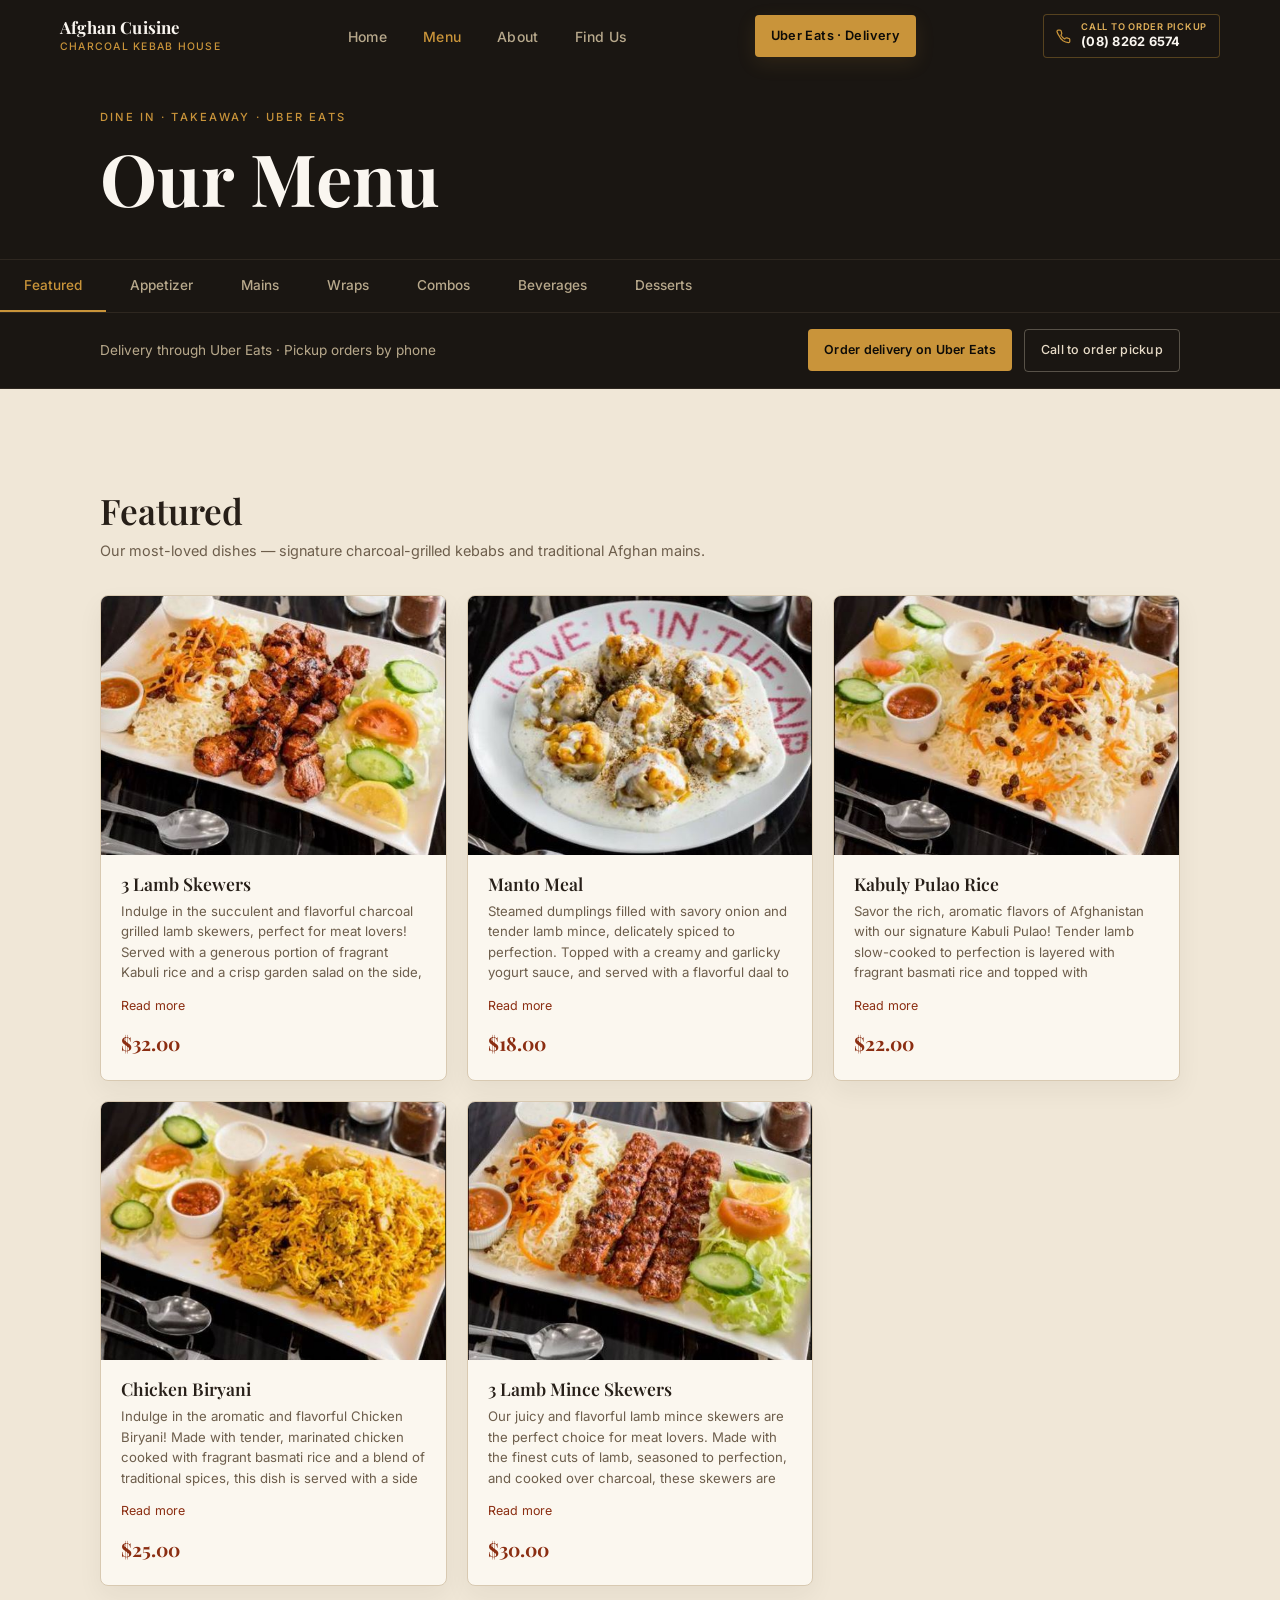
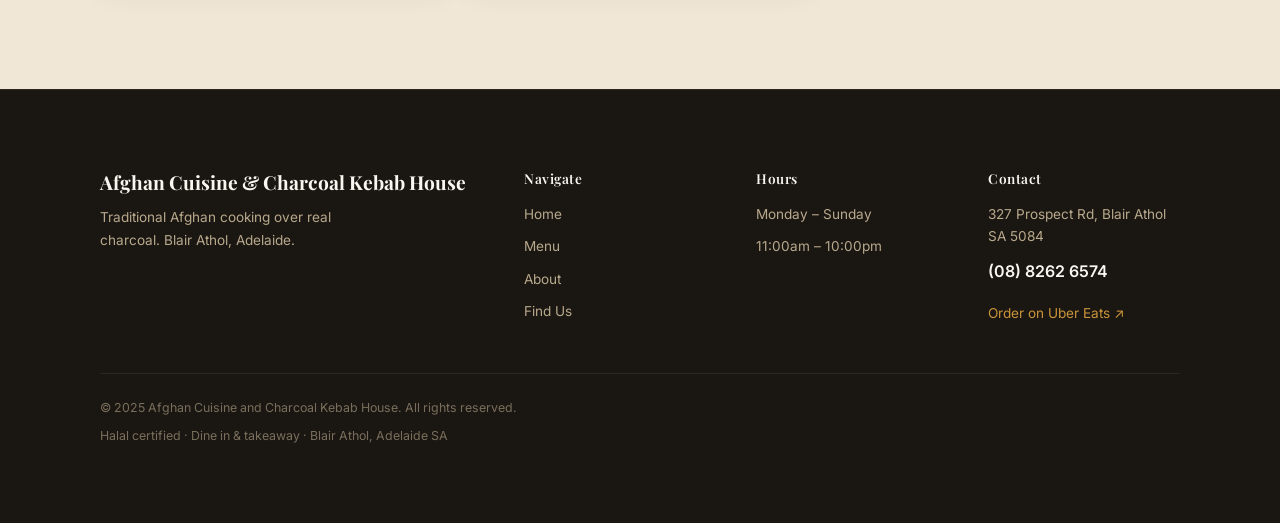
<file: menu.html>
<!DOCTYPE html>
<html lang="en">
<head>
  <meta charset="UTF-8">
  <meta name="viewport" content="width=device-width, initial-scale=1, viewport-fit=cover">
  <title>Menu | Afghan Cuisine & Charcoal Kebab House — Blair Athol, Adelaide</title>
  <meta name="description" content="Browse Afghan charcoal kebabs, Kabuli Pulao, Manto, Biryani and more in Blair Athol, Adelaide. Uber Eats delivery; call for pickup.">
  <link rel="canonical" href="https://afghan-cuisine-charcoal-kebab-house-prospect-rd.pages.dev/menu.html">

  <!-- Open Graph -->
  <meta property="og:type" content="website">
  <meta property="og:site_name" content="Afghan Cuisine &amp; Charcoal Kebab House">
  <meta property="og:url" content="https://afghan-cuisine-charcoal-kebab-house-prospect-rd.pages.dev/menu.html">
  <meta property="og:title" content="Menu — Afghan Cuisine & Charcoal Kebab House">
  <meta property="og:description" content="Charcoal kebabs, Kabuli Pulao, Manto dumplings, Biryani and more. Delivery through Uber Eats; call to arrange pickup.">
  <meta property="og:image" content="https://afghan-cuisine-charcoal-kebab-house-prospect-rd.pages.dev/assets/images/kebabs-charcoal.jpg">

  <!-- JSON-LD -->
  <script type="application/ld+json">
  {
    "@context": "https://schema.org",
    "@type": "Restaurant",
    "@id": "https://afghan-cuisine-charcoal-kebab-house-prospect-rd.pages.dev/#restaurant",
    "name": "Afghan Cuisine and Charcoal Kebab House",
    "address": {
      "@type": "PostalAddress",
      "streetAddress": "327 Prospect Rd",
      "addressLocality": "Blair Athol",
      "addressRegion": "SA",
      "postalCode": "5084",
      "addressCountry": "AU"
    },
    "geo": {
      "@type": "GeoCoordinates",
      "latitude": -34.8656431,
      "longitude": 138.5927746
    },
    "telephone": "+61882626574",
    "url": "https://afghan-cuisine-charcoal-kebab-house-prospect-rd.pages.dev/",
    "servesCuisine": "Afghan",
    "priceRange": "$$",
    "openingHoursSpecification": [
      {
        "@type": "OpeningHoursSpecification",
        "dayOfWeek": ["Monday","Tuesday","Wednesday","Thursday","Friday","Saturday","Sunday"],
        "opens": "11:00",
        "closes": "22:00"
      }
    ],
    "menu": "https://afghan-cuisine-charcoal-kebab-house-prospect-rd.pages.dev/menu.html",
    "sameAs": ["https://www.ubereats.com/au/store/afghan-cuisine-and-charcoal-kebab-house/RWX0s6DjTACkVv3nphXjUA"]
  }
  </script>

  <!-- Google tag (gtag.js) -->
  <script async src="https://www.googletagmanager.com/gtag/js?id=G-53LRJNML03"></script>
  <script>
    window.dataLayer = window.dataLayer || [];
    function gtag(){dataLayer.push(arguments);}
    gtag('js', new Date());
    gtag('config', 'G-53LRJNML03');
  </script>
  <link rel="stylesheet" href="assets/css/style.css">
  <link rel="icon" href="data:image/svg+xml,<svg xmlns='http://www.w3.org/2000/svg' viewBox='0 0 100 100'><text y='.9em' font-size='90'>🔥</text></svg>">
</head>
<body>

  <!-- Navigation -->
  <nav class="nav scrolled" role="navigation" aria-label="Main navigation">
    <a href="index.html" class="nav-logo">
      <span class="nav-logo-name">Afghan Cuisine</span>
      <span class="nav-logo-tag">Charcoal Kebab House</span>
    </a>
    <ul class="nav-links">
      <li><a href="index.html">Home</a></li>
      <li><a href="menu.html">Menu</a></li>
      <li><a href="about.html">About</a></li>
      <li><a href="contact.html">Find Us</a></li>
    </ul>
    <a href="https://www.ubereats.com/au/store/afghan-cuisine-and-charcoal-kebab-house/RWX0s6DjTACkVv3nphXjUA"
       target="_blank" rel="noopener noreferrer"
       class="nav-order-btn">Uber Eats · Delivery</a>
    <a href="tel:+61882626574" class="nav-phone" aria-label="Call to order pickup, (08) 8262 6574">
      <svg width="15" height="15" viewBox="0 0 24 24" fill="none" stroke="currentColor" stroke-width="2" stroke-linecap="round" stroke-linejoin="round"><path d="M22 16.92v3a2 2 0 0 1-2.18 2 19.79 19.79 0 0 1-8.63-3.07A19.5 19.5 0 0 1 4.69 10.5 19.79 19.79 0 0 1 1.58 4a2 2 0 0 1 1.82-2.18h3a2 2 0 0 1 2 1.72 12.84 12.84 0 0 0 .7 2.81 2 2 0 0 1-.45 2.11L7.91 9.91a16 16 0 0 0 6 6l1.27-1.27a2 2 0 0 1 2.11-.45 12.84 12.84 0 0 0 2.81.7A2 2 0 0 1 22 16.92z"/></svg>
      <span class="nav-phone-copy">
        <span class="nav-phone-label">Call to order pickup</span>
        <span class="nav-phone-number">(08) 8262 6574</span>
      </span>
    </a>
    <button class="nav-hamburger" aria-label="Open menu" aria-expanded="false">
      <span></span><span></span><span></span>
    </button>
  </nav>

  <!-- Mobile Menu -->
  <div class="nav-mobile" role="dialog" aria-label="Mobile navigation">
    <a href="index.html">Home</a>
    <a href="menu.html">Menu</a>
    <a href="about.html">About</a>
    <a href="contact.html">Find Us</a>
    <a href="https://www.ubereats.com/au/store/afghan-cuisine-and-charcoal-kebab-house/RWX0s6DjTACkVv3nphXjUA"
       target="_blank" rel="noopener noreferrer"
       class="mobile-order-btn">Order on Uber Eats</a>
  </div>

  <main>

    <!-- Menu Hero -->
    <div class="menu-hero">
      <div class="container menu-hero-content">
        <span class="eyebrow">Dine in · Takeaway · Uber Eats</span>
        <h1>Our Menu</h1>
      </div>
    </div>

    <!-- Tab Bar -->
    <div class="tab-bar" role="tablist" aria-label="Menu categories">
      <div class="tab-bar-inner" id="tab-bar">
        <!-- Tabs injected by menu.js -->
      </div>
    </div>

    <!-- Uber Eats strip -->
    <div class="menu-order-strip">
      <div class="container menu-order-strip-inner">
        <p>Delivery through Uber Eats · Pickup orders by phone</p>
        <div class="order-choice-group">
          <a href="https://www.ubereats.com/au/store/afghan-cuisine-and-charcoal-kebab-house/RWX0s6DjTACkVv3nphXjUA"
             target="_blank" rel="noopener noreferrer"
             class="btn-primary">Order delivery on Uber Eats</a>
          <a href="tel:+61882626574" class="btn-ghost btn-pickup">Call to order pickup</a>
        </div>
      </div>
    </div>

    <!-- Menu content: static crawlable fallback, enhanced by menu.js -->
    <div class="menu-content" id="menu-content">
      <!-- STATIC_MENU_START -->
      <section class="menu-category section active" id="cat-featured">
        <div class="container">
          <div class="menu-category-header">
            <h2>Featured</h2>
            <p>Our most-loved dishes — signature charcoal-grilled kebabs and traditional Afghan mains.</p>
          </div>
          <div class="menu-grid">
      <article class="dish-card">
        <div class="dish-card-img"><img src="assets/images/menu/lamb-skewers.jpg" alt="3 Lamb Skewers — Afghan Cuisine and Charcoal Kebab House" loading="lazy"></div>
        <div class="dish-card-body">
          <p class="dish-card-name">3 Lamb Skewers</p>
          <p class="dish-card-desc">Indulge in the succulent and flavorful charcoal grilled lamb skewers, perfect for meat lovers! Served with a generous portion of fragrant Kabuli rice and a crisp garden salad on the side, this dish is a feast for both the eyes and the palate. The juicy lamb pieces are threaded onto skewers and grilled to perfection over charcoal, infusing them with a smoky aroma and rich flavor. To balance the dish, we offer a side of tangy yogurt and a spicy sauce that adds a delicious kick. Savor every bite and treat your taste buds to an explosion of flavors!</p>
          <p class="dish-card-price">$32.00</p>
        </div>
      </article>
      <article class="dish-card">
        <div class="dish-card-img"><img src="assets/images/menu/manto.jpg" alt="Manto Meal — Afghan Cuisine and Charcoal Kebab House" loading="lazy"></div>
        <div class="dish-card-body">
          <p class="dish-card-name">Manto Meal</p>
          <p class="dish-card-desc">Steamed dumplings filled with savory onion and tender lamb mince, delicately spiced to perfection. Topped with a creamy and garlicky yogurt sauce, and served with a flavorful daal to complement the flavors. This dish is a perfect fusion of textures and tastes, sure to leave you satisfied and wanting more.</p>
          <p class="dish-card-price">$18.00</p>
        </div>
      </article>
      <article class="dish-card">
        <div class="dish-card-img"><img src="assets/images/menu/kabuli-pulao.jpg" alt="Kabuly Pulao Rice — Afghan Cuisine and Charcoal Kebab House" loading="lazy"></div>
        <div class="dish-card-body">
          <p class="dish-card-name">Kabuly Pulao Rice</p>
          <p class="dish-card-desc">Savor the rich, aromatic flavors of Afghanistan with our signature Kabuli Pulao! Tender lamb slow-cooked to perfection is layered with fragrant basmati rice and topped with caramelized carrots and raisins for a perfect balance of sweet and savory. Served with a side of crisp salad, cool yogurt, and our spicy tangy sauce, this dish is sure to transport you to the bustling streets of Kabul.</p>
          <p class="dish-card-price">$22.00</p>
        </div>
      </article>
      <article class="dish-card">
        <div class="dish-card-img"><img src="assets/images/menu/biryani.jpg" alt="Chicken Biryani — Afghan Cuisine and Charcoal Kebab House" loading="lazy"></div>
        <div class="dish-card-body">
          <p class="dish-card-name">Chicken Biryani</p>
          <p class="dish-card-desc">Indulge in the aromatic and flavorful Chicken Biryani! Made with tender, marinated chicken cooked with fragrant basmati rice and a blend of traditional spices, this dish is served with a side salad to balance out the richness. Dip your biryani in a cool and creamy yogurt dip, and drizzle some spicy and tangy sauce for an extra kick. A perfect meal that satisfies your cravings for bold and authentic flavors!</p>
          <p class="dish-card-price">$25.00</p>
        </div>
      </article>
      <article class="dish-card">
        <div class="dish-card-img"><img src="assets/images/menu/lamb-minced-skewers.jpg" alt="3 Lamb Mince Skewers — Afghan Cuisine and Charcoal Kebab House" loading="lazy"></div>
        <div class="dish-card-body">
          <p class="dish-card-name">3 Lamb Mince Skewers</p>
          <p class="dish-card-desc">Our juicy and flavorful lamb mince skewers are the perfect choice for meat lovers. Made with the finest cuts of lamb, seasoned to perfection, and cooked over charcoal, these skewers are served with your choice of rice or bread, a side salad, and a dollop of refreshing yogurt. Add some heat to your meal with our spicy and tangy sauce, which perfectly complements the rich and savory flavors of the lamb. Come in and savor the taste of our delicious lamb mince skewers today!</p>
          <p class="dish-card-price">$30.00</p>
        </div>
      </article>
      </div>
        </div>
      </section>

      <section class="menu-category section active" id="cat-appetizer">
        <div class="container">
          <div class="menu-category-header">
            <h2>Appetizer</h2>
          </div>
          <div class="menu-grid">
      <article class="dish-card">
        <div class="dish-card-img"><div class="dish-card-placeholder"><span>Photo coming soon</span></div></div>
        <div class="dish-card-body">
          <p class="dish-card-name">Bolani</p>
          <p class="dish-card-desc">Experience a delicious twist on traditional pastries with our savory pan-fried leek turnovers. Made with a flaky crust and filled with flavorful leeks, these turnovers are a perfect appetizer or snack. Served with a cool and creamy yogurt dip, every bite is a delightful combination of textures and flavors. Whether you&#x27;re a fan of Middle Eastern cuisine or just looking to try something new, our leek turnovers are a must-try at Afghan Cuisine and Charcoal Kebab House!</p>
          <p class="dish-card-price">$6.00</p>
        </div>
      </article>
      <article class="dish-card">
        <div class="dish-card-img"><div class="dish-card-placeholder"><span>Photo coming soon</span></div></div>
        <div class="dish-card-body">
          <p class="dish-card-name">Eggplant</p>
          <p class="dish-card-desc">This flavorful dish features slices of fresh eggplant that are pan fried to a crispy golden brown and topped with a creamy and tangy yoghurt sauce. Served with warm bread on the side, it&#x27;s the perfect combination of crispy and soft textures, and a harmony of savory and tangy flavors. This vegetarian dish is a great choice for those looking for a delicious and healthy option.</p>
          <p class="dish-card-price">$18.00</p>
        </div>
      </article>
      <article class="dish-card">
        <div class="dish-card-img"><img src="assets/images/menu/manto.jpg" alt="Manto Meal — Afghan Cuisine and Charcoal Kebab House" loading="lazy"></div>
        <div class="dish-card-body">
          <p class="dish-card-name">Manto Meal</p>
          <p class="dish-card-desc">Steamed dumplings filled with savory onion and tender lamb mince, delicately spiced to perfection. Topped with a creamy and garlicky yogurt sauce, and served with a flavorful daal to complement the flavors. This dish is a perfect fusion of textures and tastes, sure to leave you satisfied and wanting more.</p>
          <p class="dish-card-price">$18.00</p>
        </div>
      </article>
      <article class="dish-card">
        <div class="dish-card-img"><div class="dish-card-placeholder"><span>Photo coming soon</span></div></div>
        <div class="dish-card-body">
          <p class="dish-card-name">Chips</p>
          <p class="dish-card-desc">Golden crispy fries served hot and salted to perfection. Perfect as a side or a snack!</p>
          <p class="dish-card-price">$7.00</p>
        </div>
      </article>
      </div>
        </div>
      </section>

      <section class="menu-category section active" id="cat-mains">
        <div class="container">
          <div class="menu-category-header">
            <h2>Mains</h2>
            <p>Heartier dishes from the Afghan table.</p>
          </div>
          <div class="menu-grid">
      <article class="dish-card">
        <div class="dish-card-img"><img src="assets/images/menu/bbq-chicken.jpg" alt="BBQ Chicken — Afghan Cuisine and Charcoal Kebab House" loading="lazy"></div>
        <div class="dish-card-body">
          <p class="dish-card-name">BBQ Chicken</p>
          <p class="dish-card-desc">Indulge in our mouth-watering 1/2 charcoal-grilled BBQ chicken, served with a generous portion of fragrant kabuli rice or kuboos bread and a fresh salad bursting with flavor. Our signature dish is accompanied by a side of creamy yogurt and a spicy sauce that perfectly complements the tender and juicy chicken. Grilled to perfection over an open flame, this dish is sure to tantalize your taste buds and leave you wanting more. Come experience the authentic flavors of Afghanistan at our restaurant today!</p>
          <p class="dish-card-price">$24.00</p>
        </div>
      </article>
      <article class="dish-card">
        <div class="dish-card-img"><div class="dish-card-placeholder"><span>Photo coming soon</span></div></div>
        <div class="dish-card-body">
          <p class="dish-card-name">Okra Curry</p>
          <p class="dish-card-desc">Savor the rich and aromatic flavors of our Okra Curry, a vegetarian delight that&#x27;s sure to impress your taste buds. Made with fresh and tender okra, cooked to perfection in a flavorful blend of herbs and spices, this dish is the perfect balance of savory and spicy. Served with warm bread and a fresh salad, this dish is a complete meal that&#x27;s both satisfying and wholesome. For an extra burst of flavor, we offer a side of creamy yogurt and a spicy sauce that&#x27;s the perfect accompaniment to this delicious curry. Come try this classic Afghan dish and take your taste buds on a culinary journey to Afghanistan!</p>
          <p class="dish-card-price">$18.00</p>
        </div>
      </article>
      <article class="dish-card">
        <div class="dish-card-img"><img src="assets/images/menu/biryani.jpg" alt="Chicken Biryani — Afghan Cuisine and Charcoal Kebab House" loading="lazy"></div>
        <div class="dish-card-body">
          <p class="dish-card-name">Chicken Biryani</p>
          <p class="dish-card-desc">Indulge in the aromatic and flavorful Chicken Biryani! Made with tender, marinated chicken cooked with fragrant basmati rice and a blend of traditional spices, this dish is served with a side salad to balance out the richness. Dip your biryani in a cool and creamy yogurt dip, and drizzle some spicy and tangy sauce for an extra kick. A perfect meal that satisfies your cravings for bold and authentic flavors!</p>
          <p class="dish-card-price">$25.00</p>
        </div>
      </article>
      <article class="dish-card">
        <div class="dish-card-img"><img src="assets/images/menu/kabuli-pulao.jpg" alt="Kabuly Pulao Rice — Afghan Cuisine and Charcoal Kebab House" loading="lazy"></div>
        <div class="dish-card-body">
          <p class="dish-card-name">Kabuly Pulao Rice</p>
          <p class="dish-card-desc">Savor the rich, aromatic flavors of Afghanistan with our signature Kabuli Pulao! Tender lamb slow-cooked to perfection is layered with fragrant basmati rice and topped with caramelized carrots and raisins for a perfect balance of sweet and savory. Served with a side of crisp salad, cool yogurt, and our spicy tangy sauce, this dish is sure to transport you to the bustling streets of Kabul.</p>
          <p class="dish-card-price">$22.00</p>
        </div>
      </article>
      <article class="dish-card">
        <div class="dish-card-img"><div class="dish-card-placeholder"><span>Photo coming soon</span></div></div>
        <div class="dish-card-body">
          <p class="dish-card-name">Green Beans Curry</p>
          <p class="dish-card-desc">Enjoy the rich flavors of our green beans and potato curry, made with fresh vegetables and traditional spices. Served with your choice of rice or bread, this dish is accompanied by a crisp salad, cool yogurt, and our signature spicy tangy sauce. Perfect for vegetarians and meat-eaters alike, our curry is a delicious and satisfying meal that will leave you feeling nourished and satisfied.</p>
          <p class="dish-card-price">$18.00</p>
        </div>
      </article>
      <article class="dish-card">
        <div class="dish-card-img"><img src="assets/images/menu/lamb-skewers.jpg" alt="3 Lamb Skewers — Afghan Cuisine and Charcoal Kebab House" loading="lazy"></div>
        <div class="dish-card-body">
          <p class="dish-card-name">3 Lamb Skewers</p>
          <p class="dish-card-desc">Indulge in the succulent and flavorful charcoal grilled lamb skewers, perfect for meat lovers! Served with a generous portion of fragrant Kabuli rice and a crisp garden salad on the side, this dish is a feast for both the eyes and the palate. The juicy lamb pieces are threaded onto skewers and grilled to perfection over charcoal, infusing them with a smoky aroma and rich flavor. To balance the dish, we offer a side of tangy yogurt and a spicy sauce that adds a delicious kick. Savor every bite and treat your taste buds to an explosion of flavors!</p>
          <p class="dish-card-price">$32.00</p>
        </div>
      </article>
      <article class="dish-card">
        <div class="dish-card-img"><img src="assets/images/menu/mixed-skewers.jpg" alt="3 Mixed Skewers — Afghan Cuisine and Charcoal Kebab House" loading="lazy"></div>
        <div class="dish-card-body">
          <p class="dish-card-name">3 Mixed Skewers</p>
          <p class="dish-card-desc">Indulge in the exotic flavors of our mixed grill skewers featuring succulent chicken, juicy lamb, and flavorful lamb mince. Charcoal-grilled to perfection, these skewers are served with your choice of rice or bread, accompanied by a fresh salad, cool and creamy yogurt, and a spicy tangy sauce that will tantalize your taste buds. Experience the perfect blend of spices and textures with every bite of this mouth-watering dish.</p>
          <p class="dish-card-price">$30.00</p>
        </div>
      </article>
      <article class="dish-card">
        <div class="dish-card-img"><img src="assets/images/menu/chicken-skewers.jpg" alt="3 Chicken Skewers — Afghan Cuisine and Charcoal Kebab House" loading="lazy"></div>
        <div class="dish-card-body">
          <p class="dish-card-name">3 Chicken Skewers</p>
          <p class="dish-card-desc">Three juicy chicken skewers grilled to perfection, served with your choice of fluffy rice or fresh bread, a crisp and refreshing side salad, and our signature yoghurt and spicy tangy sauce. Perfect for a hearty and healthy meal on the go or as a delicious addition to your dinner table.</p>
          <p class="dish-card-price">$30.00</p>
        </div>
      </article>
      <article class="dish-card">
        <div class="dish-card-img"><img src="assets/images/menu/lamb-minced-skewers.jpg" alt="3 Lamb Mince Skewers — Afghan Cuisine and Charcoal Kebab House" loading="lazy"></div>
        <div class="dish-card-body">
          <p class="dish-card-name">3 Lamb Mince Skewers</p>
          <p class="dish-card-desc">Our juicy and flavorful lamb mince skewers are the perfect choice for meat lovers. Made with the finest cuts of lamb, seasoned to perfection, and cooked over charcoal, these skewers are served with your choice of rice or bread, a side salad, and a dollop of refreshing yogurt. Add some heat to your meal with our spicy and tangy sauce, which perfectly complements the rich and savory flavors of the lamb. Come in and savor the taste of our delicious lamb mince skewers today!</p>
          <p class="dish-card-price">$30.00</p>
        </div>
      </article>
      <article class="dish-card">
        <div class="dish-card-img"><div class="dish-card-placeholder"><span>Photo coming soon</span></div></div>
        <div class="dish-card-body">
          <p class="dish-card-name">Any 2 Skewers</p>
          <p class="dish-card-desc">Indulge in our delicious skewers with a choice of two from lamb, chicken, or lamb mince, grilled to perfection over charcoal. Served with a side of fragrant rice or bread, fresh salad, and creamy yogurt. Dip each succulent bite into our spicy tangy sauce for an extra burst of flavor. A perfect meal for those who crave both variety and taste.</p>
          <p class="dish-card-price">$24.00</p>
        </div>
      </article>
      <article class="dish-card">
        <div class="dish-card-img"><div class="dish-card-placeholder"><span>Photo coming soon</span></div></div>
        <div class="dish-card-body">
          <p class="dish-card-name">Lamb Curry</p>
          <p class="dish-card-desc">Savor the rich flavor of our tender, diced lamb curry. Made with a blend of aromatic spices, juicy tomatoes, and our signature masala, this dish is sure to satisfy your cravings. Served with your choice of rice or bread, a side salad, and a dollop of creamy yogurt, it&#x27;s the perfect balance of hearty and healthy. Add a kick of heat with our spicy tangy sauce and elevate your taste buds to a whole new level. Come and enjoy a taste of Afghanistan!</p>
          <p class="dish-card-price">$25.00</p>
        </div>
      </article>
      <article class="dish-card">
        <div class="dish-card-img"><div class="dish-card-placeholder"><span>Photo coming soon</span></div></div>
        <div class="dish-card-body">
          <p class="dish-card-name">Chicken Karahi</p>
          <p class="dish-card-desc">Indulge in the rich flavors of our Chicken Karahi, made with tender chicken thighs cooked in a delicious tomato and masala gravy. Served with your choice of rice or bread, this savory dish is sure to satisfy your cravings. Whether you prefer to pair it with fluffy rice or soft bread, each bite will be bursting with bold and aromatic spices. Come try our Chicken Karahi today and experience the taste of authentic cuisine.</p>
          <p class="dish-card-price">$25.00</p>
        </div>
      </article>
      <article class="dish-card">
        <div class="dish-card-img"><div class="dish-card-placeholder"><span>Photo coming soon</span></div></div>
        <div class="dish-card-body">
          <p class="dish-card-name">Chicken Curry</p>
          <p class="dish-card-desc">Enjoy our delicious chicken curry, made with tender chicken thighs cooked in a rich tomato and masala sauce. Served with your choice of fluffy rice or fresh bread, this dish is perfect for any meal. Our chefs carefully select the finest ingredients to create a flavor that&#x27;s sure to please. Come and savor the taste of our authentic Indian cuisine today!</p>
          <p class="dish-card-price">$25.00</p>
        </div>
      </article>
      <article class="dish-card">
        <div class="dish-card-img"><div class="dish-card-placeholder"><span>Photo coming soon</span></div></div>
        <div class="dish-card-body">
          <p class="dish-card-name">Lamb Meatballs</p>
          <p class="dish-card-desc">Enjoy the savory flavors of our crispy fried lamb mince meatballs served with a tangy tomato sauce and sautéed onions. Served with your choice of rice or bread, our meatballs are perfectly seasoned and bursting with delicious spices. Accompanied by a side of cool yogurt and our spicy tangy sauce, this dish is sure to satisfy your cravings.</p>
          <p class="dish-card-price">$25.00</p>
        </div>
      </article>
      <article class="dish-card">
        <div class="dish-card-img"><div class="dish-card-placeholder"><span>Photo coming soon</span></div></div>
        <div class="dish-card-body">
          <p class="dish-card-name">Family Meal</p>
          <p class="dish-card-desc">Indulge in our delicious mixed kebab platter, perfect for a gathering of 8 people. The platter features 16 succulent skewers of chicken, lamb, and lamb mince kebab, served with fragrant and fluffy rice. In addition, you&#x27;ll receive 5 freshly baked kuboos bread, a vibrant salad, and our house-made yoghurt and spicy tangy sauce to elevate your kebab experience. To quench your thirst, we&#x27;re including 8 cans of your choice of refreshing drinks. It&#x27;s a complete and satisfying meal that will satisfy your hunger and taste buds.</p>
          <p class="dish-card-price">$200.00</p>
        </div>
      </article>
      </div>
        </div>
      </section>

      <section class="menu-category section active" id="cat-wraps">
        <div class="container">
          <div class="menu-category-header">
            <h2>Wraps</h2>
          </div>
          <div class="menu-grid">
      <article class="dish-card">
        <div class="dish-card-img"><div class="dish-card-placeholder"><span>Photo coming soon</span></div></div>
        <div class="dish-card-body">
          <p class="dish-card-name">1 Lamb Skewer</p>
          <p class="dish-card-desc">Juicy, tender lamb skewer, grilled to perfection and wrapped in a soft and fluffy kuboos bread. Served with fresh and crispy salad and a generous dollop of creamy yogurt, this dish is the perfect balance of flavors and textures. The spicy tangy sauce adds a delightful kick that will leave your taste buds craving for more. A great choice for a quick and satisfying meal on the go!</p>
          <p class="dish-card-price">$13.00</p>
        </div>
      </article>
      <article class="dish-card">
        <div class="dish-card-img"><div class="dish-card-placeholder"><span>Photo coming soon</span></div></div>
        <div class="dish-card-body">
          <p class="dish-card-name">2 Lamb Skewer</p>
          <p class="dish-card-desc">2 Juicy, tender lamb skewer, grilled to perfection and wrapped in a soft and fluffy kuboos bread. Served with fresh and crispy salad and a generous dollop of creamy yogurt, this dish is the perfect balance of flavors and textures. The spicy tangy sauce adds a delightful kick that will leave your taste buds craving for more. A great choice for a quick and satisfying meal on the go!</p>
          <p class="dish-card-price">$17.00</p>
        </div>
      </article>
      <article class="dish-card">
        <div class="dish-card-img"><div class="dish-card-placeholder"><span>Photo coming soon</span></div></div>
        <div class="dish-card-body">
          <p class="dish-card-name">1 Lamb Mince Skewer</p>
          <p class="dish-card-desc">Our delicious lamb mince skewer wrap features a juicy skewer of seasoned lamb mince, wrapped in warm kuboos bread and served with a generous portion of fresh salad. Drizzled with a tangy yogurt sauce and a spicy sauce for an extra kick, this wrap is a perfect meal on-the-go or a quick lunch option.</p>
          <p class="dish-card-price">$13.00</p>
        </div>
      </article>
      <article class="dish-card">
        <div class="dish-card-img"><div class="dish-card-placeholder"><span>Photo coming soon</span></div></div>
        <div class="dish-card-body">
          <p class="dish-card-name">2 Lamb Mince Skewer</p>
          <p class="dish-card-desc">Our delicious lamb mince skewer wrap features two juicy lamb mince skewers wrapped in warm and soft kuboos bread, served with fresh salad and a side of creamy yogurt and tangy spicy sauce. The succulent lamb mince is delicately spiced and perfectly grilled to give it a smoky flavor that pairs beautifully with the crisp salad and the tangy sauce. This wrap is a perfect meal for those who love bold and flavorful meat dishes, and it&#x27;s sure to satisfy your hunger and your taste buds.</p>
          <p class="dish-card-price">$13.00</p>
        </div>
      </article>
      <article class="dish-card">
        <div class="dish-card-img"><div class="dish-card-placeholder"><span>Photo coming soon</span></div></div>
        <div class="dish-card-body">
          <p class="dish-card-name">1 Chicken Skewers</p>
          <p class="dish-card-desc">Tender chunks of marinated chicken threaded onto a skewer, grilled to perfection and wrapped in a fluffy kuboos bread. Served with a crisp salad of fresh greens and sliced vegetables, as well as a cool and creamy yogurt sauce with a hint of spice. The zesty tangy sauce adds a kick of heat and depth of flavor to the juicy chicken. Perfect for a quick and satisfying meal on the go or a flavorful lunch option.</p>
          <p class="dish-card-price">$13.00</p>
        </div>
      </article>
      <article class="dish-card">
        <div class="dish-card-img"><div class="dish-card-placeholder"><span>Photo coming soon</span></div></div>
        <div class="dish-card-body">
          <p class="dish-card-name">2 Chicken Skewers</p>
          <p class="dish-card-desc">Enjoy the savory flavor of our juicy grilled chicken skewers wrapped in warm kuboos bread with crisp salad greens. Savor the cool, tangy taste of creamy yogurt sauce with just the right amount of spice to tingle your taste buds. Perfectly paired with our zesty and flavorful spicy tangy sauce, this wrap is the perfect blend of flavors and textures. Ideal for a quick and satisfying meal on the go or a delicious lunch with friends.</p>
          <p class="dish-card-price">$17.00</p>
        </div>
      </article>
      <article class="dish-card">
        <div class="dish-card-img"><div class="dish-card-placeholder"><span>Photo coming soon</span></div></div>
        <div class="dish-card-body">
          <p class="dish-card-name">Daal Mash</p>
          <p class="dish-card-desc">Delicious daal mash served with rice or bread ,salad and sauces</p>
          <p class="dish-card-price">$18.00</p>
        </div>
      </article>
      <article class="dish-card">
        <div class="dish-card-img"><div class="dish-card-placeholder"><span>Photo coming soon</span></div></div>
        <div class="dish-card-body">
          <p class="dish-card-name">Chole Chickpeas</p>
          <p class="dish-card-desc">Cooked rice mixed yummy chickpeas served with salad and sauces</p>
          <p class="dish-card-price">$18.00</p>
        </div>
      </article>
      </div>
        </div>
      </section>

      <section class="menu-category section active" id="cat-combos">
        <div class="container">
          <div class="menu-category-header">
            <h2>Combos</h2>
            <p>Great value combination meals for every appetite.</p>
          </div>
          <div class="menu-grid">
      <article class="dish-card">
        <div class="dish-card-img"><div class="dish-card-placeholder"><span>Photo coming soon</span></div></div>
        <div class="dish-card-body">
          <p class="dish-card-name">1 Lamb Skewer Wrap W/ 375 Ml Can Variety</p>
          <p class="dish-card-desc">Introducing our tasty combo meal! Enjoy a succulent lamb skewer wrapped in soft kuboos bread, topped with fresh salad and a drizzle of cool yogurt and spicy tangy sauce. Complemented perfectly with a 375 ml can of your choice of refreshing soft drink. Perfect for those looking for a delicious and satisfying meal on the go!</p>
          <p class="dish-card-price">$15.00</p>
        </div>
      </article>
      <article class="dish-card">
        <div class="dish-card-img"><div class="dish-card-placeholder"><span>Photo coming soon</span></div></div>
        <div class="dish-card-body">
          <p class="dish-card-name">BBQ Chicken W/ 375 Ml Can Variety</p>
          <p class="dish-card-desc">Indulge in the ultimate BBQ feast with our Combo Meal! Enjoy half a succulent charcoal-grilled BBQ chicken, served with fluffy and fragrant Kabuli rice, fresh salad, and a side of cooling yogurt and spicy sauce. And to top it all off, quench your thirst with a 375 ml can of your favorite drink variety. Perfect for a satisfying meal that will leave you feeling full and content.</p>
          <p class="dish-card-price">$27.00</p>
        </div>
      </article>
      <article class="dish-card">
        <div class="dish-card-img"><div class="dish-card-placeholder"><span>Photo coming soon</span></div></div>
        <div class="dish-card-body">
          <p class="dish-card-name">Chicken Curry W/ 375 Ml Can Variety</p>
          <p class="dish-card-desc">Indulge in a delicious combo of Chicken Curry made with succulent chicken thighs, simmered in a rich tomato and masala sauce. Served with a choice of steaming rice or fluffy bread, along with a side salad and a cooling dollop of yogurt. For those seeking a bit of extra kick, a zesty spicy tangy sauce is the perfect accompaniment to the dish. To complete your meal, we also offer a 375 ml can variety. Experience the perfect blend of flavor and convenience with this Chicken Curry combo.</p>
          <p class="dish-card-price">$27.00</p>
        </div>
      </article>
      <article class="dish-card">
        <div class="dish-card-img"><div class="dish-card-placeholder"><span>Photo coming soon</span></div></div>
        <div class="dish-card-body">
          <p class="dish-card-name">Lamb Curry W/ 375 Ml Can Variety</p>
          <p class="dish-card-desc">Indulge in our flavorful lamb curry made with succulent diced lamb pieces, aromatic tomato and masala sauce, served with your choice of rice or bread. Accompanied with a crisp and refreshing salad, a dollop of cooling yoghurt and a spicy tangy sauce to tantalize your taste buds. And to top it off, quench your thirst with a 375 ml can of your favorite soft drink. A perfect meal combo for lamb curry lovers!</p>
          <p class="dish-card-price">$27.00</p>
        </div>
      </article>
      <article class="dish-card">
        <div class="dish-card-img"><div class="dish-card-placeholder"><span>Photo coming soon</span></div></div>
        <div class="dish-card-body">
          <p class="dish-card-name">3 Mixed Skewers W/ 375 Ml Can Variety</p>
          <p class="dish-card-desc">Introducing our delicious skewer combo, perfect for those who love variety! This combo includes any three of our succulent skewers, whether you prefer tender lamb, juicy chicken or flavourful lamb mince. Served with your choice of rice or bread, fresh salad and our signature yoghurt and spicy tangy sauce, this meal is sure to satisfy your cravings. To quench your thirst, the combo also includes a 375 ml can of your favourite drink. Come try our skewer combo and experience a delicious taste of Afghanistan!</p>
          <p class="dish-card-price">$32.00</p>
        </div>
      </article>
      </div>
        </div>
      </section>

      <section class="menu-category section active" id="cat-beverages">
        <div class="container">
          <div class="menu-category-header">
            <h2>Beverages</h2>
            <p>Drinks to accompany your meal.</p>
          </div>
          <div class="menu-grid">
      <article class="dish-card">
        <div class="dish-card-img"><div class="dish-card-placeholder"><span>Photo coming soon</span></div></div>
        <div class="dish-card-body">
          <p class="dish-card-name">Dogh(Glass)</p>
          <p class="dish-card-desc">Our refreshing dogh drink is the perfect accompaniment to any meal. Made with creamy yogurt, fresh mint, and a touch of salt, it&#x27;s a cooling and tangy delight for your taste buds. Served in a tall glass, it&#x27;s the perfect way to quench your thirst on a hot day.</p>
          <p class="dish-card-price">$3.50</p>
        </div>
      </article>
      <article class="dish-card">
        <div class="dish-card-img"><div class="dish-card-placeholder"><span>Photo coming soon</span></div></div>
        <div class="dish-card-body">
          <p class="dish-card-name">Dogh (Jug)</p>
          <p class="dish-card-desc">Our refreshing Dogh drink is now available in a jug, perfect for sharing with friends and family! Made with creamy yoghurt, blended with mint, cucumber, and our secret spice blend, this traditional drink is a must-try. The large jug size makes it a great choice for parties and gatherings, and it&#x27;s sure to keep everyone cool and hydrated. Come in and try our jug of Dogh today!</p>
          <p class="dish-card-price">$12.00</p>
        </div>
      </article>
      <article class="dish-card">
        <div class="dish-card-img"><div class="dish-card-placeholder"><span>Photo coming soon</span></div></div>
        <div class="dish-card-body">
          <p class="dish-card-name">Afghani Tea (Cup)</p>
          <p class="dish-card-desc">Experience the rich and authentic taste of Afghanistan with our traditional Afghani tea, made with a special blend of black tea leaves and fragrant cardamom. Served in a cup for a quick and satisfying pick-me-up.</p>
          <p class="dish-card-price">$2.00</p>
        </div>
      </article>
      <article class="dish-card">
        <div class="dish-card-img"><div class="dish-card-placeholder"><span>Photo coming soon</span></div></div>
        <div class="dish-card-body">
          <p class="dish-card-name">Afghani Tea (Pot)</p>
          <p class="dish-card-desc">Bring a taste of Afghanistan to your table with our Afghani tea, served in a traditional pot for an authentic experience. Our special blend of black tea leaves and fragrant cardamom is perfect for sharing with friends and family over a leisurely afternoon.</p>
          <p class="dish-card-price">$6.00</p>
        </div>
      </article>
      <article class="dish-card">
        <div class="dish-card-img"><div class="dish-card-placeholder"><span>Photo coming soon</span></div></div>
        <div class="dish-card-body">
          <p class="dish-card-name">Soda Can Varieties</p>
          <p class="dish-card-desc">Soda Varieties from (Coke, Coke No Sugar, Pepsi, Sprite, Schweppes Lemonade, Solo, Fanta Orange, Mountain Dew)</p>
          <p class="dish-card-price">$3.00</p>
        </div>
      </article>
      <article class="dish-card">
        <div class="dish-card-img"><div class="dish-card-placeholder"><span>Photo coming soon</span></div></div>
        <div class="dish-card-body">
          <p class="dish-card-name">Bottled Spring Water</p>
          <p class="dish-card-desc"></p>
          <p class="dish-card-price">$3.00</p>
        </div>
      </article>
      <article class="dish-card">
        <div class="dish-card-img"><div class="dish-card-placeholder"><span>Photo coming soon</span></div></div>
        <div class="dish-card-body">
          <p class="dish-card-name">600 ML Bottled Drinks Varieties</p>
          <p class="dish-card-desc">Pepsi, Pepsi Max, Coke, Coke No Sugar</p>
          <p class="dish-card-price">$4.50</p>
        </div>
      </article>
      <article class="dish-card">
        <div class="dish-card-img"><div class="dish-card-placeholder"><span>Photo coming soon</span></div></div>
        <div class="dish-card-body">
          <p class="dish-card-name">1.25L Bottled Soda</p>
          <p class="dish-card-desc">Coke, Coke No Sugar</p>
          <p class="dish-card-price">$6.00</p>
        </div>
      </article>
      </div>
        </div>
      </section>

      <section class="menu-category section active" id="cat-desserts">
        <div class="container">
          <div class="menu-category-header">
            <h2>Desserts</h2>
            <p>A sweet finish to your Afghan dining experience.</p>
          </div>
          <div class="menu-grid">
      <article class="dish-card">
        <div class="dish-card-img"><div class="dish-card-placeholder"><span>Photo coming soon</span></div></div>
        <div class="dish-card-body">
          <p class="dish-card-name">Baklava</p>
          <p class="dish-card-desc">Discount applicable for buying in wieght.</p>
          <p class="dish-card-price">$3.00</p>
        </div>
      </article>
      <article class="dish-card">
        <div class="dish-card-img"><div class="dish-card-placeholder"><span>Photo coming soon</span></div></div>
        <div class="dish-card-body">
          <p class="dish-card-name">Jalebi</p>
          <p class="dish-card-desc"></p>
          <p class="dish-card-price">$2.00</p>
        </div>
      </article>
      </div>
        </div>
      </section>
    <!-- STATIC_MENU_END -->
    </div>

  </main>

  <!-- Footer -->
  <footer class="footer">
    <div class="container">
      <div class="footer-grid">
        <div>
          <p class="footer-brand-name">Afghan Cuisine &amp; Charcoal Kebab House</p>
          <p class="footer-brand-desc">Traditional Afghan cooking over real charcoal. Blair Athol, Adelaide.</p>
        </div>
        <div>
          <p class="footer-heading">Navigate</p>
          <ul class="footer-list">
            <li><a href="index.html">Home</a></li>
            <li><a href="menu.html">Menu</a></li>
            <li><a href="about.html">About</a></li>
            <li><a href="contact.html">Find Us</a></li>
          </ul>
        </div>
        <div>
          <p class="footer-heading">Hours</p>
          <ul class="footer-list">
            <li>Monday – Sunday</li>
            <li>11:00am – 10:00pm</li>
          </ul>
        </div>
        <div>
          <p class="footer-heading">Contact</p>
          <ul class="footer-list">
            <li>327 Prospect Rd, Blair Athol SA 5084</li>
            <li><a href="tel:+61882626574">(08) 8262 6574</a></li>
            <li style="margin-top: 8px;"><a href="https://www.ubereats.com/au/store/afghan-cuisine-and-charcoal-kebab-house/RWX0s6DjTACkVv3nphXjUA" target="_blank" rel="noopener noreferrer" style="color: var(--gold);">Order on Uber Eats ↗</a></li>
          </ul>
        </div>
      </div>
      <div class="footer-bottom">
        <p>© 2025 Afghan Cuisine and Charcoal Kebab House. All rights reserved.</p>
        <p>Halal certified · Dine in &amp; takeaway · Blair Athol, Adelaide SA</p>
      </div>
    </div>
  </footer>

  <script src="assets/js/main.js"></script>
  <script src="assets/js/menu.js"></script>
</body>
</html>
</file>
<file: assets/css/style.css>
/* ============================================================
   Afghan Cuisine & Charcoal Kebab House — Main Stylesheet
   Design: Dark moody premium Afghan aesthetic
   Palette: Slate-black #0D0B08 | Parchment #E8DCC8 | Gold #C9943A | Ember #8B2E12
   Type: Playfair Display (headings) | Inter (body)
   ============================================================ */

@import url('https://fonts.googleapis.com/css2?family=Playfair+Display:ital,wght@0,400;0,600;0,700;1,400;1,600&family=Inter:wght@300;400;500;600&display=swap');

/* ─── Reset & Custom Properties ─── */
*, *::before, *::after {
  box-sizing: border-box;
  margin: 0;
  padding: 0;
}

:root {
  --black:      #0D0B08;
  --charcoal:   #1A1612;
  --surface:    #231E18;
  --border:     #2E2720;
  --parchment:  #E8DCC8;
  --parchment-dim: #B8A98C;
  --gold:       #C9943A;
  --gold-light: #E0B05A;
  --ember:      #8B2E12;
  --white:      #FAF6F0;

  --font-display: 'Playfair Display', Georgia, serif;
  --font-body:    'Inter', system-ui, sans-serif;

  --radius-sm: 4px;
  --radius-md: 8px;
  --radius-lg: 16px;

  --transition: 0.25s ease;
  --max-width: 1200px;
  --section-pad: clamp(60px, 8vw, 120px);
}

html {
  scroll-behavior: smooth;
}

body {
  background-color: var(--black);
  color: var(--parchment);
  font-family: var(--font-body);
  font-weight: 400;
  font-size: 16px;
  line-height: 1.65;
  -webkit-font-smoothing: antialiased;
  overflow-x: hidden;
}

img {
  max-width: 100%;
  display: block;
}

a {
  color: inherit;
  text-decoration: none;
}

/* ─── Typography Scale ─── */
h1, h2, h3, h4 {
  font-family: var(--font-display);
  line-height: 1.15;
  color: var(--white);
}

h1 { font-size: clamp(2.4rem, 6vw, 4.5rem); font-weight: 700; }
h2 { font-size: clamp(1.8rem, 4vw, 3rem);   font-weight: 600; }
h3 { font-size: clamp(1.25rem, 2.5vw, 1.75rem); font-weight: 600; }
h4 { font-size: 1.1rem; font-weight: 600; }

p {
  max-width: 68ch;
  color: var(--parchment-dim);
}

/* ─── Layout Utilities ─── */
.container {
  width: 100%;
  max-width: var(--max-width);
  margin-inline: auto;
  padding-inline: clamp(20px, 5vw, 60px);
}

.section {
  padding-block: var(--section-pad);
}

/* ─── Navigation ─── */
.nav {
  position: fixed;
  top: 0;
  left: 0;
  right: 0;
  z-index: 100;
  padding: 0 clamp(20px, 5vw, 60px);
  display: flex;
  align-items: center;
  justify-content: space-between;
  height: 72px;
  transition: background var(--transition), box-shadow var(--transition);
}

.nav.scrolled {
  background: rgba(13, 11, 8, 0.97);
  box-shadow: 0 1px 0 var(--border);
  backdrop-filter: blur(12px);
}

.nav-logo {
  display: flex;
  flex-direction: column;
  gap: 1px;
}

.nav-logo-name {
  font-family: var(--font-display);
  font-size: 1.05rem;
  font-weight: 700;
  color: var(--white);
  letter-spacing: 0.01em;
  line-height: 1.2;
}

.nav-logo-tag {
  font-size: 0.65rem;
  font-weight: 500;
  color: var(--gold);
  letter-spacing: 0.12em;
  text-transform: uppercase;
}

.nav-links {
  display: none;
  list-style: none;
  gap: 36px;
  align-items: center;
}

.nav-links a {
  font-size: 0.875rem;
  font-weight: 500;
  color: var(--parchment-dim);
  transition: color var(--transition);
  letter-spacing: 0.02em;
}

.nav-links a:hover,
.nav-links a.active {
  color: var(--gold);
}

.nav-order-btn {
  display: none;
  background: var(--gold);
  color: var(--black);
  font-size: 0.8rem;
  font-weight: 600;
  padding: 10px 20px;
  border-radius: var(--radius-sm);
  letter-spacing: 0.03em;
  transition: background var(--transition);
  white-space: nowrap;
}

.nav-order-btn:hover {
  background: var(--gold-light);
}

.nav-phone {
  display: none;
  align-items: center;
  gap: 6px;
  font-size: 0.85rem;
  font-weight: 600;
  color: var(--parchment);
  white-space: nowrap;
  transition: color var(--transition);
}

.nav-phone:hover {
  color: var(--gold);
}

.nav-phone svg {
  color: var(--gold);
}

.nav-hamburger {
  background: none;
  border: none;
  cursor: pointer;
  padding: 8px;
  display: flex;
  flex-direction: column;
  gap: 5px;
}

.nav-hamburger span {
  display: block;
  width: 24px;
  height: 2px;
  background: var(--parchment);
  transition: var(--transition);
}

/* Mobile menu */
.nav-mobile {
  display: none;
  position: fixed;
  inset: 72px 0 0 0;
  background: rgba(13, 11, 8, 0.99);
  z-index: 99;
  padding: 40px clamp(20px, 5vw, 60px);
  flex-direction: column;
  gap: 24px;
}

.nav-mobile.open {
  display: flex;
}

.nav-mobile a {
  font-family: var(--font-display);
  font-size: 2rem;
  font-weight: 600;
  color: var(--parchment);
  transition: color var(--transition);
}

.nav-mobile a:hover {
  color: var(--gold);
}

.nav-mobile .mobile-order-btn {
  display: inline-block;
  margin-top: 16px;
  background: var(--gold);
  color: var(--black);
  font-family: var(--font-body);
  font-size: 0.9rem;
  font-weight: 600;
  padding: 14px 28px;
  border-radius: var(--radius-sm);
  text-align: center;
}

@media (min-width: 768px) {
  .nav-links { display: flex; }
  .nav-order-btn { display: inline-block; }
  .nav-phone { display: inline-flex; }
  .nav-hamburger { display: none; }
}

/* ─── Hero ─── */
.hero {
  position: relative;
  min-height: 100svh;
  display: flex;
  align-items: flex-end;
  overflow: hidden;
}

.hero-bg {
  position: absolute;
  inset: 0;
  background-image: url('../images/hero1.jpeg');
  background-size: cover;
  background-position: center;
  transform: scale(1.05);
  transition: transform 8s ease;
}

.hero.loaded .hero-bg {
  transform: scale(1);
}

.hero-overlay {
  position: absolute;
  inset: 0;
  background: linear-gradient(
    to top,
    rgba(13, 11, 8, 0.92) 0%,
    rgba(13, 11, 8, 0.55) 45%,
    rgba(13, 11, 8, 0.2) 100%
  );
}

.hero-content {
  position: relative;
  z-index: 2;
  padding: clamp(60px, 10vw, 120px) clamp(20px, 5vw, 60px);
  max-width: var(--max-width);
  width: 100%;
  margin-inline: auto;
}

.hero-eyebrow {
  font-size: 0.75rem;
  font-weight: 500;
  letter-spacing: 0.18em;
  color: var(--gold);
  text-transform: uppercase;
  margin-bottom: 20px;
  display: flex;
  align-items: center;
  gap: 12px;
}

.hero-eyebrow::before {
  content: '';
  display: block;
  width: 32px;
  height: 1px;
  background: var(--gold);
}

.hero h1 {
  max-width: 14ch;
  margin-bottom: 24px;
}

.hero h1 em {
  font-style: italic;
  color: var(--gold-light);
}

.hero-sub {
  font-size: 1.05rem;
  color: var(--parchment-dim);
  max-width: 44ch;
  margin-bottom: 40px;
}

.hero-actions {
  display: flex;
  flex-wrap: wrap;
  gap: 16px;
  align-items: center;
}

/* ─── Buttons ─── */
.btn-primary {
  display: inline-flex;
  align-items: center;
  gap: 8px;
  background: var(--gold);
  color: var(--black);
  font-family: var(--font-body);
  font-size: 0.875rem;
  font-weight: 600;
  padding: 14px 28px;
  border-radius: var(--radius-sm);
  min-height: 48px;
  transition: background var(--transition), transform 0.15s ease;
  letter-spacing: 0.02em;
  border: none;
  cursor: pointer;
}

.btn-primary:hover {
  background: var(--gold-light);
  transform: translateY(-1px);
}

.btn-ghost {
  display: inline-flex;
  align-items: center;
  gap: 8px;
  background: transparent;
  color: var(--parchment);
  font-family: var(--font-body);
  font-size: 0.875rem;
  font-weight: 500;
  padding: 13px 28px;
  border-radius: var(--radius-sm);
  border: 1px solid rgba(232, 220, 200, 0.3);
  min-height: 48px;
  transition: border-color var(--transition), color var(--transition);
  letter-spacing: 0.02em;
  cursor: pointer;
}

.btn-ghost:hover {
  border-color: var(--gold);
  color: var(--gold);
}

/* ─── Highlights Strip ─── */
.highlights {
  background: var(--charcoal);
  border-top: 1px solid var(--border);
  border-bottom: 1px solid var(--border);
  overflow: hidden;
}

.highlights-inner {
  display: flex;
  overflow-x: auto;
  scrollbar-width: none;
  gap: 0;
}

.highlights-inner::-webkit-scrollbar { display: none; }

.highlight-item {
  flex: 0 0 auto;
  display: flex;
  align-items: center;
  gap: 10px;
  padding: 18px 32px;
  font-size: 0.825rem;
  font-weight: 500;
  color: var(--parchment-dim);
  border-right: 1px solid var(--border);
  white-space: nowrap;
}

.highlight-item:last-child { border-right: none; }

.highlight-item .emoji { font-size: 1.1rem; }

/* ─── Featured Section ─── */
.featured-grid {
  display: grid;
  gap: 24px;
  grid-template-columns: 1fr;
}

.section-header {
  margin-bottom: clamp(32px, 5vw, 56px);
}

.section-header .eyebrow {
  font-size: 0.7rem;
  letter-spacing: 0.2em;
  color: var(--gold);
  text-transform: uppercase;
  font-weight: 500;
  margin-bottom: 12px;
  display: block;
}

.section-header h2 {
  margin-bottom: 16px;
}

.section-header p {
  font-size: 1rem;
}

@media (min-width: 640px) {
  .featured-grid { grid-template-columns: 1fr 1fr; }
}

@media (min-width: 1024px) {
  .featured-grid { grid-template-columns: repeat(4, 1fr); }
}

/* ─── Dish Card ─── */
.dish-card {
  background: var(--charcoal);
  border: 1px solid var(--border);
  border-radius: var(--radius-md);
  overflow: hidden;
  transition: transform var(--transition), border-color var(--transition);
}

.dish-card:hover {
  transform: translateY(-3px);
  border-color: rgba(201, 148, 58, 0.4);
}

.dish-card-img {
  aspect-ratio: 4/3;
  overflow: hidden;
  background: var(--surface);
  position: relative;
}

.dish-card-img img {
  width: 100%;
  height: 100%;
  object-fit: cover;
  transition: transform 0.4s ease;
}

.dish-card:hover .dish-card-img img {
  transform: scale(1.04);
}

.dish-card-placeholder {
  width: 100%;
  height: 100%;
  display: flex;
  flex-direction: column;
  align-items: center;
  justify-content: center;
  gap: 8px;
  background: linear-gradient(135deg, var(--surface) 0%, #1e1a14 100%);
}

.dish-card-placeholder svg {
  opacity: 0.3;
}

.dish-card-placeholder span {
  font-size: 0.7rem;
  color: var(--parchment-dim);
  opacity: 0.5;
  letter-spacing: 0.1em;
  text-transform: uppercase;
}

.dish-card-body {
  padding: 18px 20px 20px;
}

.dish-card-name {
  font-family: var(--font-display);
  font-size: 1.1rem;
  font-weight: 600;
  color: var(--white);
  margin-bottom: 6px;
  line-height: 1.25;
}

.dish-card-desc {
  font-size: 0.825rem;
  color: var(--parchment-dim);
  line-height: 1.55;
  margin-bottom: 8px;
  max-width: none;
}

.dish-card-desc.is-collapsed {
  max-height: 6.2em;
  overflow: hidden;
}

.dish-card-desc.is-expanded {
  max-height: none;
}

.dish-card-more {
  align-self: flex-start;
  margin: 0 0 12px;
  padding: 0;
  border: 0;
  background: transparent;
  color: var(--gold);
  font: inherit;
  font-size: 0.78rem;
  cursor: pointer;
}

.dish-card-more:hover,
.dish-card-more:focus-visible {
  text-decoration: underline;
}

.dish-card-more[hidden] {
  display: none;
}

.dish-card-price {
  font-family: var(--font-display);
  font-size: 1.2rem;
  font-weight: 700;
  color: var(--gold);
}

/* ─── Charcoal / How We Cook Section ─── */
.charcoal-section {
  position: relative;
  overflow: hidden;
  min-height: 480px;
  display: flex;
  align-items: center;
}

.charcoal-bg {
  position: absolute;
  inset: 0;
  background-image: url('../images/kebabs-charcoal.jpg');
  background-size: cover;
  background-position: center 30%;
}

.charcoal-overlay {
  position: absolute;
  inset: 0;
  background: linear-gradient(
    to right,
    rgba(13, 11, 8, 0.94) 0%,
    rgba(13, 11, 8, 0.75) 50%,
    rgba(13, 11, 8, 0.2) 100%
  );
}

.charcoal-content {
  position: relative;
  z-index: 2;
  max-width: 520px;
}

.charcoal-content h2 {
  margin-bottom: 20px;
}

.charcoal-content p {
  margin-bottom: 32px;
  font-size: 1rem;
}

.charcoal-stats {
  display: flex;
  gap: 40px;
  flex-wrap: wrap;
}

.stat {
  display: flex;
  flex-direction: column;
  gap: 4px;
}

.stat-number {
  font-family: var(--font-display);
  font-size: 2rem;
  font-weight: 700;
  color: var(--gold);
  line-height: 1;
}

.stat-label {
  font-size: 0.75rem;
  color: var(--parchment-dim);
  letter-spacing: 0.08em;
  text-transform: uppercase;
  font-weight: 500;
}

/* ─── Lamb Feature / Split ─── */
.lamb-split {
  display: grid;
  gap: 0;
  grid-template-columns: 1fr;
  background: var(--charcoal);
  border: 1px solid var(--border);
  border-radius: var(--radius-lg);
  overflow: hidden;
}

.lamb-split-img {
  aspect-ratio: 16/9;
  overflow: hidden;
}

.lamb-split-img img {
  width: 100%;
  height: 100%;
  object-fit: cover;
}

.lamb-split-text {
  padding: clamp(32px, 5vw, 60px);
  display: flex;
  flex-direction: column;
  justify-content: center;
}

.lamb-split-text h2 {
  margin-bottom: 16px;
}

.lamb-split-text p {
  margin-bottom: 32px;
  font-size: 1rem;
}

@media (min-width: 900px) {
  .lamb-split {
    grid-template-columns: 1fr 1fr;
  }
  .lamb-split-img {
    aspect-ratio: auto;
    min-height: 480px;
  }
}

/* ─── Uber Eats CTA Banner ─── */
.uber-banner {
  background: var(--surface);
  border: 1px solid var(--border);
  border-radius: var(--radius-lg);
  padding: clamp(32px, 5vw, 56px) clamp(24px, 4vw, 48px);
  display: flex;
  flex-direction: column;
  align-items: flex-start;
  gap: 24px;
}

.uber-banner-text h2 {
  margin-bottom: 10px;
}

.uber-banner-text p {
  font-size: 1rem;
}

@media (min-width: 768px) {
  .uber-banner {
    flex-direction: row;
    align-items: center;
    justify-content: space-between;
  }
  .uber-banner-text {
    max-width: 60%;
  }
}

/* ─── Footer ─── */
.footer {
  background: var(--charcoal);
  border-top: 1px solid var(--border);
  padding-block: clamp(48px, 6vw, 80px);
}

.footer-grid {
  display: grid;
  gap: 40px;
  grid-template-columns: 1fr;
}

.footer-brand-name {
  font-family: var(--font-display);
  font-size: 1.2rem;
  font-weight: 700;
  color: var(--white);
  margin-bottom: 8px;
}

.footer-brand-desc {
  font-size: 0.85rem;
  color: var(--parchment-dim);
  max-width: 28ch;
}

.footer-heading {
  font-family: var(--font-display);
  font-size: 0.85rem;
  font-weight: 600;
  color: var(--white);
  margin-bottom: 14px;
  letter-spacing: 0.04em;
}

.footer-list {
  list-style: none;
  display: flex;
  flex-direction: column;
  gap: 10px;
}

.footer-list a,
.footer-list li {
  font-size: 0.85rem;
  color: var(--parchment-dim);
  transition: color var(--transition);
}

.footer-list a:hover {
  color: var(--gold);
}

.footer-bottom {
  margin-top: 48px;
  padding-top: 24px;
  border-top: 1px solid var(--border);
  display: flex;
  flex-direction: column;
  gap: 8px;
}

.footer-bottom p {
  font-size: 0.775rem;
  color: var(--parchment-dim);
  opacity: 0.6;
  max-width: none;
}

@media (min-width: 640px) {
  .footer-grid { grid-template-columns: 1fr 1fr; }
}

@media (min-width: 1024px) {
  .footer-grid { grid-template-columns: 2fr 1fr 1fr 1fr; }
}

/* ─── Menu Page ─── */
.menu-hero {
  padding-top: 72px;
  min-height: 260px;
  background: var(--charcoal);
  border-bottom: 1px solid var(--border);
  display: flex;
  align-items: flex-end;
}

.menu-hero-content {
  padding-bottom: 40px;
}

.menu-hero-content .eyebrow {
  display: block;
  font-size: 0.7rem;
  letter-spacing: 0.2em;
  color: var(--gold);
  text-transform: uppercase;
  font-weight: 500;
  margin-bottom: 10px;
}

/* Tab bar */
.tab-bar {
  background: var(--charcoal);
  border-bottom: 1px solid var(--border);
  position: sticky;
  top: 72px;
  z-index: 50;
}

.tab-bar-inner {
  display: flex;
  overflow-x: auto;
  scrollbar-width: none;
  gap: 0;
}

.tab-bar-inner::-webkit-scrollbar { display: none; }

.tab-btn {
  flex: 0 0 auto;
  padding: 16px 24px;
  font-family: var(--font-body);
  font-size: 0.85rem;
  font-weight: 500;
  color: var(--parchment-dim);
  background: none;
  border: none;
  border-bottom: 2px solid transparent;
  cursor: pointer;
  transition: color var(--transition), border-color var(--transition);
  white-space: nowrap;
  min-height: 52px;
}

.tab-btn:hover {
  color: var(--parchment);
}

.tab-btn.active {
  color: var(--gold);
  border-bottom-color: var(--gold);
}

/* Menu grid */
.menu-section {
  padding-block: clamp(40px, 6vw, 80px);
}

.menu-category {
  display: none;
}

.menu-category.active {
  display: block;
}

.menu-category-header {
  margin-bottom: 32px;
}

.menu-category-header h2 {
  font-size: clamp(1.6rem, 3vw, 2.2rem);
  margin-bottom: 8px;
}

.menu-category-header p {
  font-size: 0.9rem;
}

.menu-grid {
  display: grid;
  gap: 20px;
  grid-template-columns: 1fr;
}

@media (min-width: 640px) {
  .menu-grid { grid-template-columns: 1fr 1fr; }
}

@media (min-width: 1024px) {
  .menu-grid { grid-template-columns: repeat(3, 1fr); }
}

/* ─── About Page ─── */
.about-hero {
  padding-top: 72px;
  position: relative;
  min-height: 480px;
  display: flex;
  align-items: flex-end;
  overflow: hidden;
}

.about-hero-bg {
  position: absolute;
  inset: 0;
  background-image: url('../images/restaurant-interior.jpg');
  background-size: cover;
  background-position: center;
}

.about-hero-overlay {
  position: absolute;
  inset: 0;
  background: linear-gradient(to top, rgba(13,11,8,0.95) 0%, rgba(13,11,8,0.4) 100%);
}

.about-hero-content {
  position: relative;
  z-index: 2;
  padding-bottom: 60px;
}

.about-content {
  display: grid;
  gap: clamp(40px, 6vw, 80px);
  grid-template-columns: 1fr;
}

.about-lead {
  font-family: var(--font-display);
  font-size: clamp(1.2rem, 2.5vw, 1.6rem);
  font-style: italic;
  color: var(--parchment);
  max-width: 52ch;
  line-height: 1.5;
  margin-bottom: 24px;
}

.about-body p {
  font-size: 1rem;
  margin-bottom: 20px;
  max-width: 64ch;
}

.about-badges {
  display: flex;
  flex-wrap: wrap;
  gap: 12px;
  margin-top: 32px;
}

.badge {
  background: var(--surface);
  border: 1px solid var(--border);
  border-radius: 100px;
  padding: 8px 18px;
  font-size: 0.8rem;
  font-weight: 500;
  color: var(--parchment-dim);
}

.about-sidebar {
  background: var(--charcoal);
  border: 1px solid var(--border);
  border-radius: var(--radius-lg);
  padding: clamp(24px, 4vw, 40px);
  height: fit-content;
}

.about-sidebar h3 {
  font-size: 1.15rem;
  margin-bottom: 20px;
  padding-bottom: 16px;
  border-bottom: 1px solid var(--border);
}

.about-detail {
  display: flex;
  flex-direction: column;
  gap: 16px;
}

.about-detail-item {
  display: flex;
  gap: 14px;
}

.about-detail-icon {
  flex: 0 0 20px;
  color: var(--gold);
  margin-top: 2px;
}

.about-detail-text strong {
  display: block;
  font-size: 0.8rem;
  font-weight: 600;
  color: var(--white);
  margin-bottom: 2px;
  letter-spacing: 0.05em;
  text-transform: uppercase;
}

.about-detail-text span {
  font-size: 0.875rem;
  color: var(--parchment-dim);
}

@media (min-width: 900px) {
  .about-content { grid-template-columns: 3fr 2fr; }
}

/* ─── Contact Page ─── */
.contact-grid {
  display: grid;
  gap: clamp(40px, 6vw, 80px);
  grid-template-columns: 1fr;
}

.contact-info h2 {
  margin-bottom: 24px;
}

.contact-detail-list {
  display: flex;
  flex-direction: column;
  gap: 28px;
  margin-bottom: 40px;
}

.contact-detail {
  display: flex;
  gap: 16px;
}

.contact-detail-icon {
  flex: 0 0 44px;
  height: 44px;
  background: var(--surface);
  border: 1px solid var(--border);
  border-radius: var(--radius-md);
  display: flex;
  align-items: center;
  justify-content: center;
  color: var(--gold);
}

.contact-detail-body strong {
  display: block;
  font-size: 0.8rem;
  font-weight: 600;
  color: var(--parchment-dim);
  letter-spacing: 0.08em;
  text-transform: uppercase;
  margin-bottom: 4px;
}

.contact-detail-body p,
.contact-detail-body a {
  font-size: 1rem;
  color: var(--white);
  max-width: none;
  transition: color var(--transition);
}

.contact-detail-body a:hover {
  color: var(--gold);
}

.map-container {
  border-radius: var(--radius-lg);
  overflow: hidden;
  border: 1px solid var(--border);
  aspect-ratio: 16/10;
}

.map-container iframe {
  width: 100%;
  height: 100%;
  display: block;
}

.hours-table {
  width: 100%;
  border-collapse: collapse;
  margin-top: 8px;
}

.hours-table td {
  padding: 6px 0;
  font-size: 0.875rem;
  color: var(--parchment-dim);
  border-bottom: 1px solid rgba(46, 39, 32, 0.5);
}

.hours-table td:first-child {
  color: var(--white);
  font-weight: 500;
  padding-right: 24px;
}

@media (min-width: 900px) {
  .contact-grid { grid-template-columns: 1fr 1fr; }
}

/* ─── Loading state ─── */
.menu-loading {
  text-align: center;
  padding: 60px 20px;
  color: var(--parchment-dim);
  font-size: 0.9rem;
}

/* ─── Scrollbar ─── */
::-webkit-scrollbar { width: 6px; }
::-webkit-scrollbar-track { background: var(--black); }
::-webkit-scrollbar-thumb { background: var(--border); border-radius: 3px; }

/* ─── Focus ─── */
:focus-visible {
  outline: 2px solid var(--gold);
  outline-offset: 3px;
  border-radius: 2px;
}

/* ─── Reduced motion ─── */
@media (prefers-reduced-motion: reduce) {
  *, *::before, *::after {
    animation-duration: 0.01ms !important;
    transition-duration: 0.01ms !important;
  }
  .hero-bg { transform: scale(1); }
}

/* ─── Heritage editorial refresh ─── */
:root {
  --sand: #F0E7D7;
  --sand-light: #FBF7EF;
  --sand-ink: #271F18;
  --sand-muted: #6D5E4C;
}

.nav-order-btn {
  padding-inline: 16px;
  box-shadow: 0 6px 20px rgba(201, 148, 58, 0.12);
}

.nav-phone {
  gap: 10px;
  padding: 7px 12px;
  border: 1px solid rgba(201, 148, 58, 0.35);
  border-radius: var(--radius-sm);
  background: rgba(26, 22, 18, 0.72);
}

.nav-phone-copy {
  display: flex;
  flex-direction: column;
  gap: 2px;
  line-height: 1.15;
}

.nav-phone-label {
  color: var(--gold-light);
  font-size: 0.58rem;
  font-weight: 600;
  letter-spacing: 0.08em;
  text-transform: uppercase;
}

.nav-phone-number {
  color: var(--white);
  font-size: 0.8rem;
  font-weight: 700;
  letter-spacing: 0.02em;
}

@media (min-width: 768px) and (max-width: 1080px) {
  .nav { padding-inline: 18px; }
  .nav-links { gap: 16px; }
  .nav-logo-name { font-size: 0.92rem; }
  .nav-logo-tag { font-size: 0.55rem; letter-spacing: 0.08em; }
  .nav-order-btn { padding: 9px 11px; font-size: 0.7rem; }
  .nav-phone { padding: 7px 9px; }
  .nav-phone-label { display: none; }
  .nav-phone-number { font-size: 0.72rem; }
}

.hero-content {
  padding-bottom: clamp(72px, 10vw, 116px);
}

.hero-sub {
  max-width: 48ch;
}

.hero-actions .btn-pickup {
  flex-direction: column;
  align-items: flex-start;
  justify-content: center;
  gap: 1px;
  line-height: 1.25;
  min-width: 220px;
}

.hero-actions .btn-pickup strong {
  color: var(--gold-light);
  font-size: 1rem;
  letter-spacing: 0.025em;
}

.hero-menu-link {
  color: var(--parchment-dim);
  font-size: 0.84rem;
  font-weight: 500;
  padding: 12px 4px;
  transition: color var(--transition);
}

.hero-menu-link:hover { color: var(--white); }
.hero-menu-link span { color: var(--gold-light); margin-left: 4px; }

.section-warm {
  color: var(--sand-ink);
  background-color: var(--sand);
  background-image: radial-gradient(circle at 96% 6%, rgba(139, 46, 18, 0.055), transparent 28%);
}

.section-warm h1,
.section-warm h2,
.section-warm h3,
.section-warm .about-lead {
  color: var(--sand-ink);
}

.section-warm p { color: var(--sand-muted); }
.section-warm .section-header .eyebrow { color: var(--ember); }
.section-warm .section-header { max-width: 760px; }
.section-warm .dish-card {
  background: var(--sand-light);
  border-color: #D8C9B1;
  box-shadow: 0 12px 30px rgba(39, 31, 24, 0.06);
}
.section-warm .dish-card:hover {
  border-color: rgba(139, 46, 18, 0.48);
  box-shadow: 0 18px 36px rgba(39, 31, 24, 0.1);
}
.section-warm .dish-card-img { background: #E5D8C3; }
.section-warm .dish-card-name { color: var(--sand-ink); }
.section-warm .dish-card-desc { color: var(--sand-muted); }
.section-warm .dish-card-price { color: var(--ember); }
.section-warm .dish-card-more { color: var(--ember); }
.section-warm .badge {
  background: rgba(251, 247, 239, 0.72);
  border-color: #D8C9B1;
  color: var(--sand-muted);
}
.section-warm .contact-detail-icon {
  background: var(--sand-light);
  border-color: #D8C9B1;
}
.section-warm .contact-detail-body strong { color: var(--sand-muted); }
.section-warm .contact-detail-body p,
.section-warm .contact-detail-body a { color: var(--sand-ink); }
.section-warm .contact-detail-body a:hover { color: var(--ember); }
.section-warm .hours-table td { color: var(--sand-muted); border-bottom-color: #D8C9B1; }
.section-warm .hours-table td:first-child { color: var(--sand-ink); }
.section-warm .map-container { border-color: #D8C9B1; }

.heritage-motif {
  display: block;
  width: 72px;
  height: 12px;
  margin-top: 26px;
  opacity: 0.72;
  background-image:
    linear-gradient(45deg, transparent 43%, var(--ember) 45%, var(--ember) 55%, transparent 57%),
    linear-gradient(-45deg, transparent 43%, var(--gold) 45%, var(--gold) 55%, transparent 57%);
  background-size: 12px 12px;
  background-repeat: repeat-x;
}

.order-choice-group {
  display: flex;
  align-items: center;
  flex-wrap: wrap;
  gap: 12px;
}

.order-choice-group .btn-pickup { white-space: nowrap; }

.uber-banner .order-choice-group { flex: 0 0 auto; }

.menu-order-strip {
  background: var(--charcoal);
  border-bottom: 1px solid var(--border);
  padding-block: 16px;
}

.menu-order-strip-inner {
  display: flex;
  align-items: center;
  justify-content: space-between;
  gap: 16px;
}

.menu-order-strip-inner > p {
  color: var(--parchment-dim);
  font-size: 0.85rem;
  max-width: none;
}

.menu-order-strip .btn-primary,
.menu-order-strip .btn-ghost {
  min-height: 42px;
  padding: 10px 16px;
  font-size: 0.78rem;
}

.menu-content {
  background: var(--sand);
  color: var(--sand-ink);
}

.menu-content .menu-category-header h2 { color: var(--sand-ink); }
.menu-content .menu-category-header p { color: var(--sand-muted); }
.menu-content .menu-category-header { max-width: 720px; }
.menu-content .dish-card {
  background: var(--sand-light);
  border-color: #D8C9B1;
  box-shadow: 0 10px 26px rgba(39, 31, 24, 0.055);
}
.menu-content .dish-card:hover { border-color: rgba(139, 46, 18, 0.48); }
.menu-content .dish-card-img { background: #E5D8C3; }
.menu-content .dish-card-name { color: var(--sand-ink); }
.menu-content .dish-card-desc { color: var(--sand-muted); }
.menu-content .dish-card-price { color: var(--ember); }
.menu-content .dish-card-more { color: var(--ember); }
.menu-content .dish-card-placeholder { background: linear-gradient(135deg, #E5D8C3, #F1E7D7); }
.menu-content .dish-card-placeholder span { color: var(--sand-muted); opacity: 0.8; }
.menu-content .menu-loading { color: var(--sand-muted); }

.contact-phone-action {
  display: inline-block;
  margin-top: 3px;
  font-family: var(--font-display);
  font-size: clamp(1.35rem, 3vw, 1.8rem) !important;
  font-weight: 700;
  letter-spacing: 0.015em;
  text-decoration: underline;
  text-decoration-color: rgba(139, 46, 18, 0.32);
  text-underline-offset: 5px;
}

.footer-list a[href^="tel:"] {
  color: var(--white);
  font-size: 1rem;
  font-weight: 600;
}

.mobile-order-bar { display: none; }

@media (max-width: 767px) {
  body { padding-bottom: calc(84px + env(safe-area-inset-bottom)); }
  .hero-content { padding-bottom: calc(120px + env(safe-area-inset-bottom)); }
  .hero-actions { gap: 10px; align-items: stretch; }
  .hero-actions .btn-primary,
  .hero-actions .btn-pickup {
    width: 100%;
    min-height: 56px;
    justify-content: center;
    align-items: center;
  }
  .hero-actions .hero-menu-link { align-self: center; padding-block: 4px; }
  .menu-order-strip-inner { align-items: flex-start; flex-direction: column; }
  .order-choice-group { width: 100%; }
  .order-choice-group .btn-primary,
  .order-choice-group .btn-pickup {
    flex: 1 1 145px;
    min-height: 50px;
    justify-content: center;
    text-align: center;
    padding: 10px 12px;
    white-space: normal;
  }
  .mobile-order-bar {
    position: fixed;
    z-index: 120;
    inset: auto 0 0;
    display: grid;
    grid-template-columns: minmax(0, 1fr) minmax(0, 1fr);
    gap: 8px;
    padding: 8px max(12px, env(safe-area-inset-left)) calc(8px + env(safe-area-inset-bottom));
    border-top: 1px solid rgba(201, 148, 58, 0.35);
    background: rgba(13, 11, 8, 0.97);
    backdrop-filter: blur(16px);
  }
  .mobile-order-bar a {
    display: flex;
    min-width: 0;
    min-height: 58px;
    flex-direction: column;
    align-items: center;
    justify-content: center;
    gap: 2px;
    padding: 6px 8px;
    border: 1px solid transparent;
    border-radius: var(--radius-sm);
    line-height: 1.15;
    text-align: center;
  }
  .mobile-order-bar span {
    font-size: 0.57rem;
    font-weight: 600;
    letter-spacing: 0.07em;
  }
  .mobile-order-bar strong {
    font-size: clamp(0.72rem, 3.25vw, 0.9rem);
    font-weight: 700;
  }
  .mobile-order-delivery { background: var(--gold); color: var(--black); }
  .mobile-order-pickup {
    background: var(--surface);
    border-color: rgba(201, 148, 58, 0.62) !important;
    color: var(--white);
  }
  .mobile-order-pickup span { color: var(--gold-light); }
  .mobile-order-pickup strong { font-size: clamp(0.69rem, 3vw, 0.86rem); }
}
</file>
